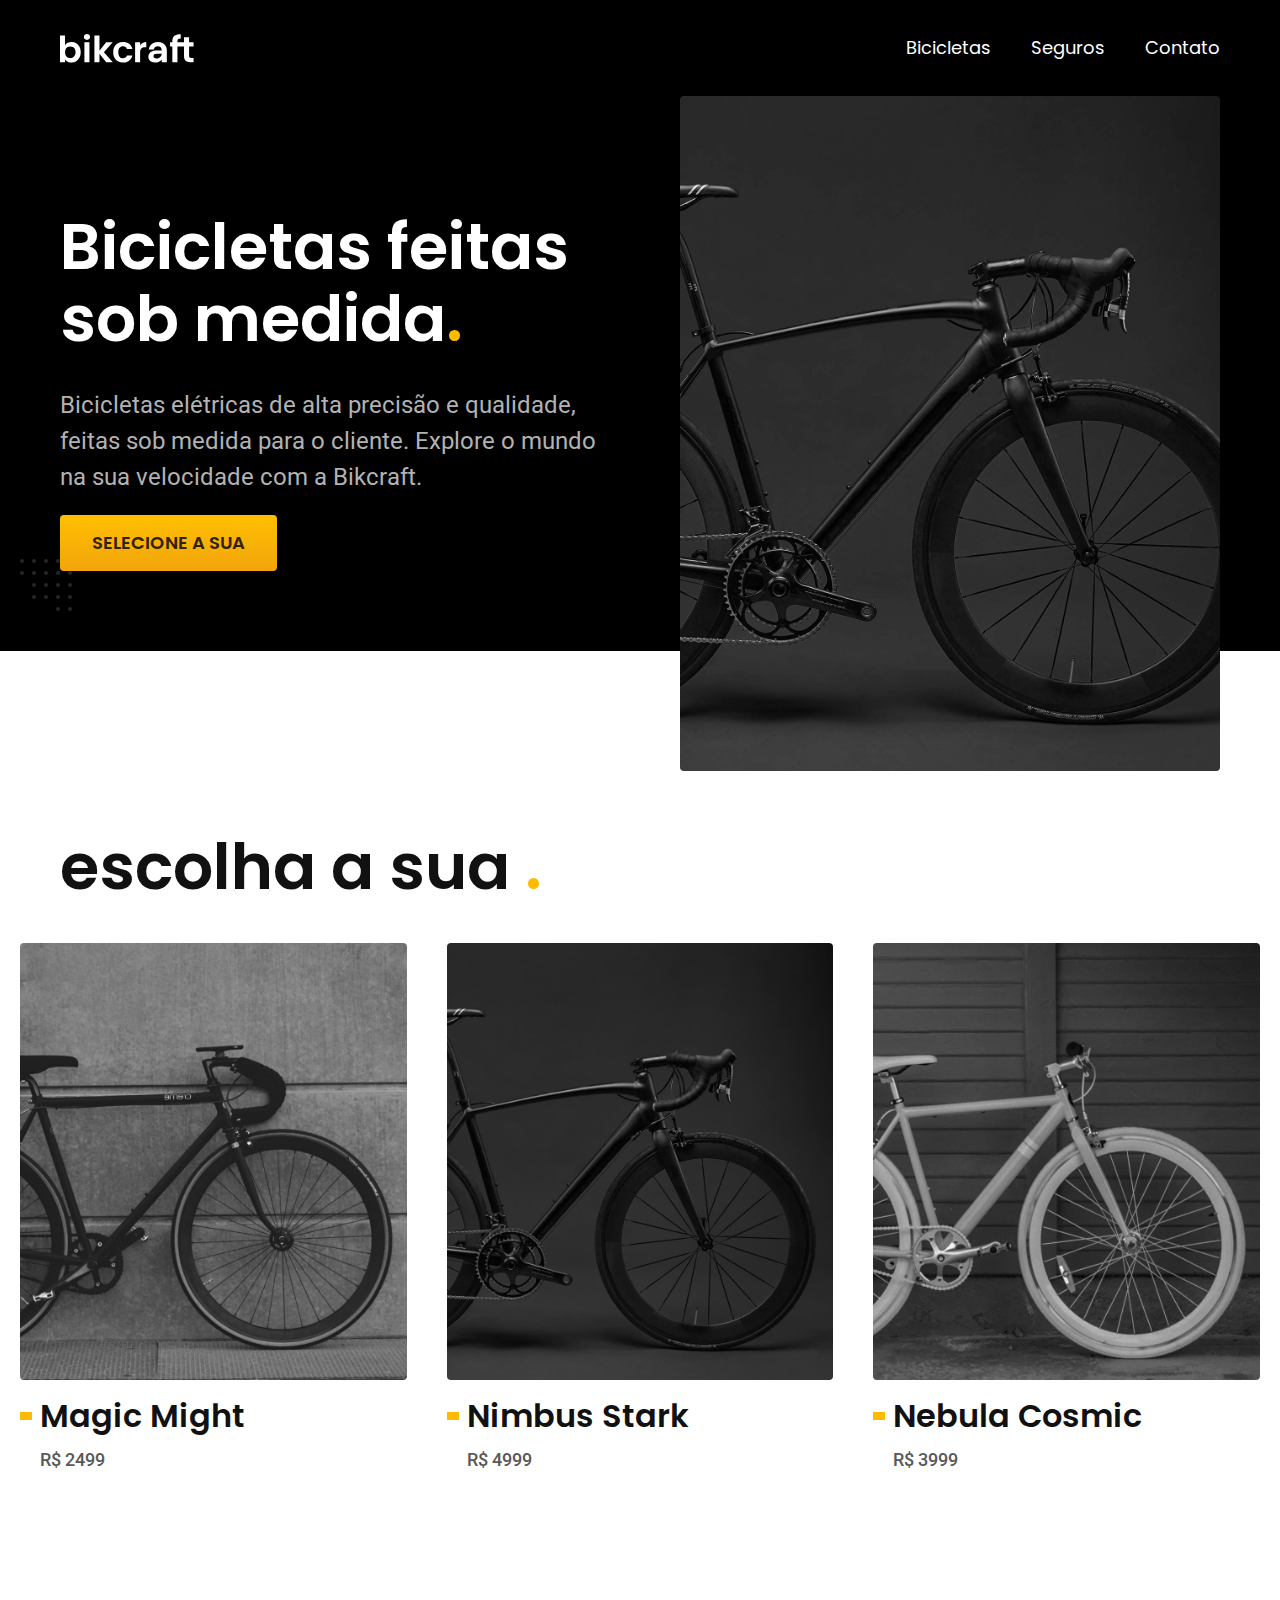
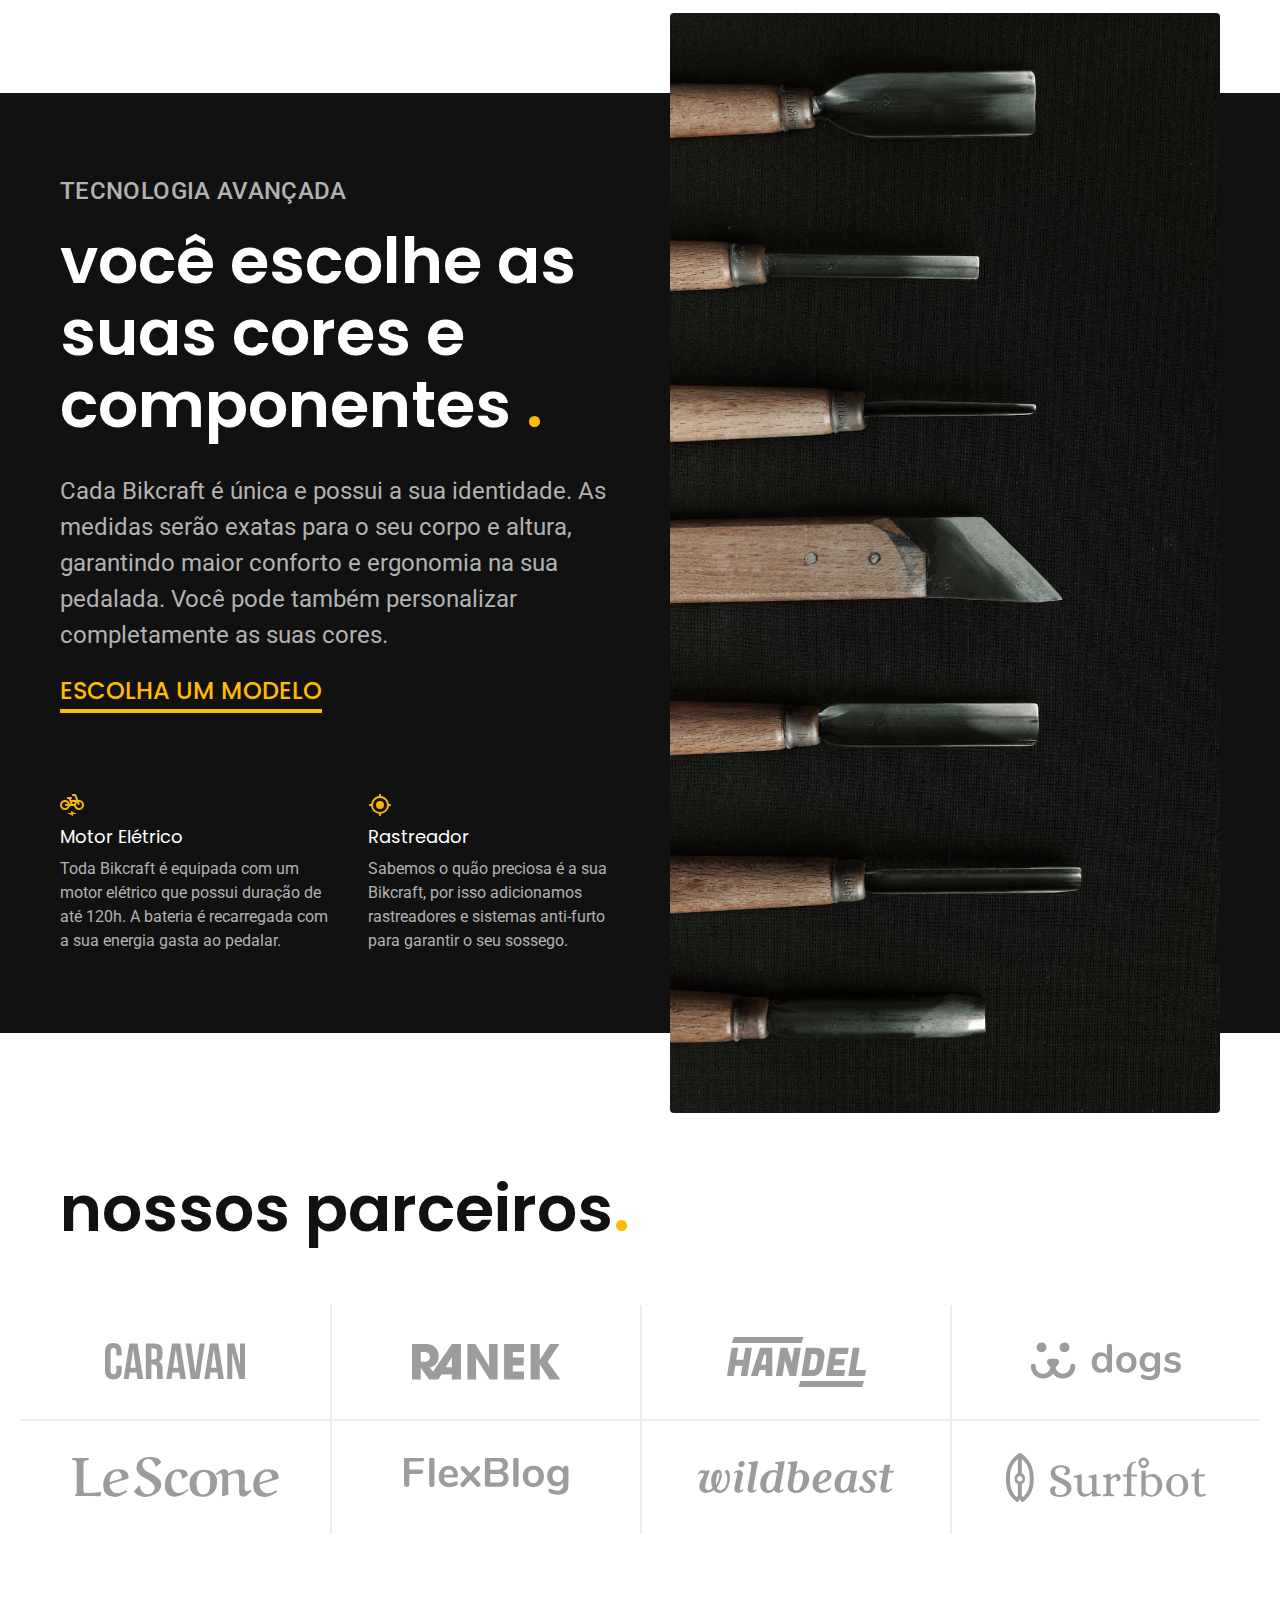
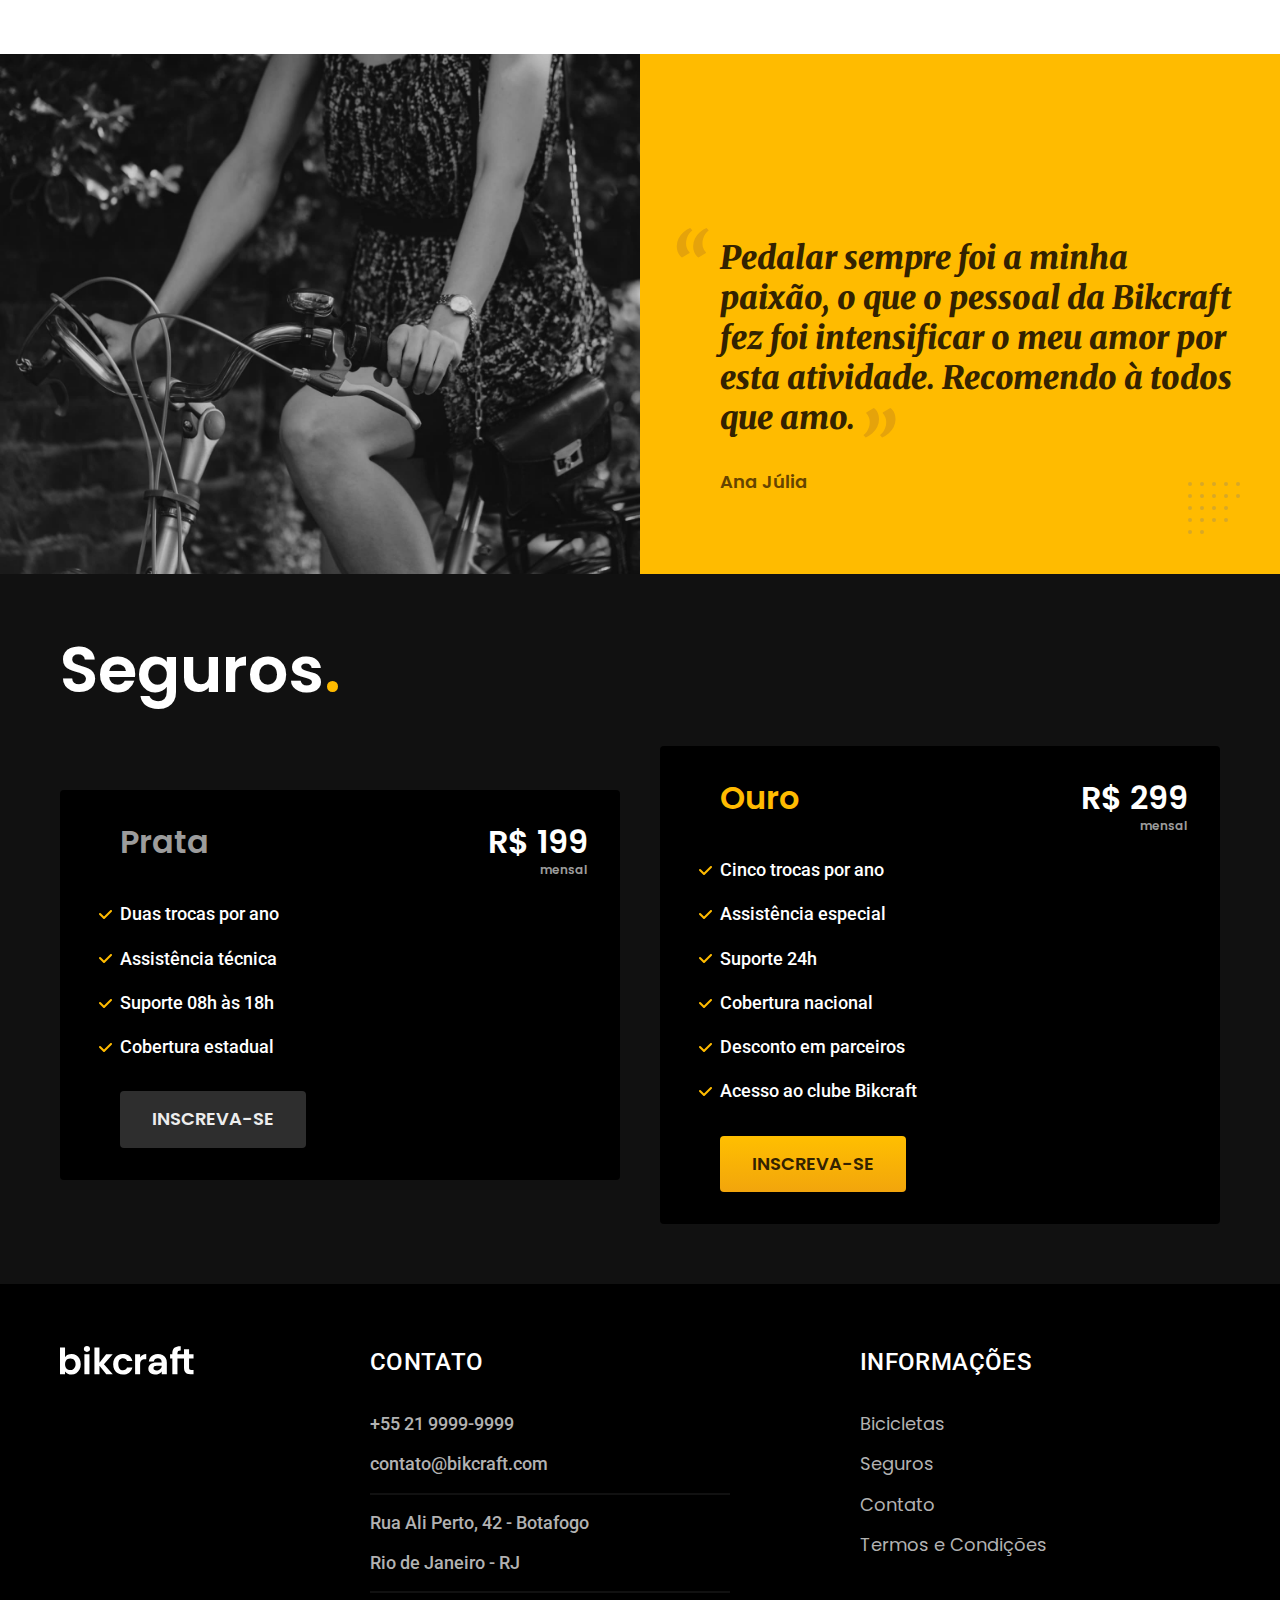
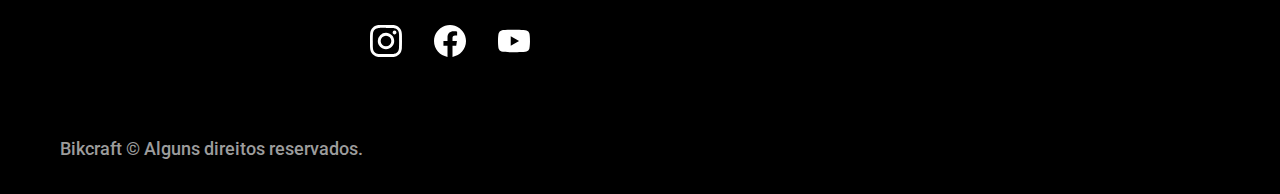
<file: index.html>
<!DOCTYPE html>
<html lang="pt-br">

<head>
  <meta charset="UTF-8">
  <meta name="viewport" content="width=device-width, initial-scale=1.0">

  <title>Bikcraft - Biclicetas Elétricas</title>
  <meta name="description" content="Bicicletas elétricas de alta precisão e qualidade,  feitas sob medida para o cliente. Explore o mundo na sua velocidade com a Bikcraft.">

  <link rel="icon" href="./favicon.svg" type="image/svg+xml">
  <link rel="preload" href="./css/style.min.css" as="style">
  <link rel="stylesheet" href="./css/style.min.css">
  <script>document.documentElement.classList.add("js");</script>

  <link rel="preconnect" href="https://fonts.googleapis.com">
  <link rel="preconnect" href="https://fonts.gstatic.com" crossorigin>
  <link href="https://fonts.googleapis.com/css2?family=Merriweather:ital,wght@1,900&family=Poppins:wght@400;600&family=Roboto:wght@400;500&display=swap" rel="stylesheet">
</head>

<body>
  <!-- CABEÇALHO -->
  <header class="header-bg">
    <div class="header container">
      <a href="./index.html"><img src="./img/bikcraft.svg" width="136" height="32" alt="Bikcraft"></a>

      <nav aria-label="primaria">
        <ul class="header-menu font-1-m cor-0">
          <li><a href="./bicicletas.html">Bicicletas</a></li>
          <li><a href="./seguros.html">Seguros</a></li>
          <li><a href="./contato.html">Contato</a></li>
        </ul>
      </nav>
    </div>
  </header>
  <!-- INTRODUÇÃO -->
  <main class="introducao-bg">
    <div class="introducao container">
      <div class="introducao-conteudo">
        <h1 class="font-1-xxl cor-0 fadeInDown" data-anime="200">Bicicletas feitas sob medida<span class="cor-p1">.</span></h1>
        <p class="font-2-l cor-5 fadeInDown" data-anime="400">Bicicletas elétricas de alta precisão e qualidade, feitas sob medida para o cliente. Explore o mundo na sua velocidade com a Bikcraft.</p>
        <a class="botao fadeInDown" data-anime="600" href="./bicicletas.html">Selecione a Sua</a>
      </div>
      <picture data-anime="800" class="fadeInDown">
        <source media="(max-width: 800px)" srcset="./img/bicicletas/nimbus.jpg">
        <img src="./img/fotos/introducao.jpg" width="1280" height="1600" alt="Bicicleta elétrica preta.">
      </picture>
    </div>
  </main>
  <!-- BICICLETAS LISTA -->
  <article class="bicicletas-lista">
    <h2 class="font-1-xxl container">escolha a sua <span class="cor-p1">.</span></h2>

    <ul>
      <li>
        <a href="./bicicletas/magic.html">
          <img src="./img/bicicletas/magic-home.jpg" width="920" height="1040" alt="">
          <h3 class="font-1-xl ">Magic Might</h3>
          <span class="font-2-m cor-8">R$ 2499</span>
        </a>
      </li>
      <li>
        <a href="./bicicletas/nimbus.html">
          <img src="./img/bicicletas/nimbus-home.jpg" width="920" height="1040" alt="">
          <h3 class="font-1-xl ">Nimbus Stark</h3>
          <span class="font-2-m cor-8">R$ 4999</span>
        </a>
      </li>
      <li>
        <a href="./bicicletas/nebula.html">
          <img src="./img/bicicletas/nebula-home.jpg" width="920" height="1040" alt="">
          <h3 class="font-1-xl">Nebula Cosmic</h3>
          <span class="font-2-m cor-8">R$ 3999</span>
        </a>
      </li>
    </ul>
  </article>
  <!-- TECNOLOGIA -->
  <article class="tecnologia-bg">
    <div class="tecnologia container">
      <div class="tecnologia-conteudo">

        <span class="font-2-l-b cor-5">Tecnologia avançada</span>

        <h2 class="font-1-xxl cor-0">você escolhe as suas cores e componentes <span class="cor-p1">.</span></h2>

        <p class="font-2-l cor-5">Cada Bikcraft é única e possui a sua identidade. As medidas serão exatas para o seu corpo e altura, garantindo maior conforto e ergonomia na sua pedalada. Você pode também personalizar completamente as suas cores.</p>

        <a class="link" href="./bicicletas.html">Escolha um Modelo</a>

        <div class="tecnologia-vantagens">
          <div>
            <img src="./img/icones/eletrica.svg" width="24" height="24" alt="">
            <h3 class="font-1-m cor-0">Motor Elétrico</h3>
            <p class="font-2-s cor-5">Toda Bikcraft é equipada com um motor elétrico que possui duração de até 120h. A bateria é recarregada com a sua energia gasta ao pedalar.</p>
          </div>
          <div>
            <img src="./img/icones/rastreador.svg" width="24" height="24" alt="">
            <h3 class="font-1-m cor-0">Rastreador</h3>
            <p class="font-2-s cor-5">Sabemos o quão preciosa é a sua Bikcraft, por isso adicionamos rastreadores e sistemas anti-furto para garantir o seu sossego.</p>
          </div>
        </div>
      </div>
      <div class="tecnologia-imagem">
        <img src="./img/fotos/tecnologia.jpg" width="1200" height="1920" alt="">
      </div>
    </div>
  </article>
  <!-- PARCEIROS -->
  <section class="parceiros" aria-label="Nossos Parceiros">
    <h2 class="font-1-xxl container">nossos parceiros<span class="cor-p1">.</span></h2>

    <ul>
      <li><img src="./img/parceiros/caravan.svg" width="140" height="38" alt="caravan"></li>
      <li><img src="./img/parceiros/ranek.svg" width="149" height="36" alt="ranek"></li>
      <li><img src="./img/parceiros/handel.svg" width="139" height="50" alt="handel"></li>
      <li><img src="./img/parceiros/dogs.svg" width="152" height="39" alt="dogs"></li>
      <li><img src="./img/parceiros/lescone.svg" width="208" height="41" alt="lescone"></li>
      <li><img src="./img/parceiros/flexblog.svg" width="165" height="38" alt="flexblog"></li>
      <li><img src="./img/parceiros/wildbeast.svg" width="196" height="34" alt="wildbeast"></li>
      <li><img src="./img/parceiros/surfbot.svg" width="200" height="49" alt="surfbot"></li>
    </ul>
  </section>
  <!-- DEPOIMENTO -->
  <section class="depoimento" aria-label="Depoimento">
    <div class="depoimento-imagem">
      <img src="./img/fotos/depoimento.jpg" width="1560" height="1360" alt="pessoa andando em uma bicicleta Bikcraft">
    </div>
    <div class="depoimento-conteudo">
      <blockquote>
        <p class="font-1-xl cor-p5">Pedalar sempre foi a minha paixão, o que o pessoal da Bikcraft fez foi intensificar o meu amor por esta atividade. Recomendo à todos que amo.
        </p>
      </blockquote>
      <span class="font-1-m-b cor-p4">Ana Júlia</span>
    </div>
  </section>
  <!-- SEGUROS -->
  <article class="seguros-bg ">

    <div class="seguros container">
      <h2 class="font-1-xxl cor-0">Seguros<span class="cor-p1">.</span></h2>

      <div class="seguros-item">
        <h3 class="font-1-xl cor-6">Prata</h3>
        <span class="font-1-xl cor-0">R$ 199
          <span class="font-1-xs cor-6">mensal</span>
        </span>
        <ul class="font-2-m cor-0">
          <li>Duas trocas por ano</li>
          <li>Assistência técnica</li>
          <li>Suporte 08h às 18h</li>
          <li>Cobertura estadual</li>
        </ul>
        <a class="botao secundario" href="./orcamento.html">Inscreva-se</a>
      </div>

      <div class="seguros-item">
        <h3 class="font-1-xl cor-p1">Ouro</h3>
        <span class="font-1-xl cor-0">R$ 299 <span class="font-1-xs cor-6">mensal</span></span>

        <ul class="font-2-m cor-0">
          <li>Cinco trocas por ano</li>
          <li>Assistência especial</li>
          <li>Suporte 24h</li>
          <li>Cobertura nacional</li>
          <li>Desconto em parceiros</li>
          <li>Acesso ao clube Bikcraft</li>
        </ul>
        <a class="botao" href="./seguros.html">Inscreva-se</a>
      </div>

    </div>
  </article>
  <!-- RODAPÉ -->
  <footer class="footer-bg">
    <div class="footer container">
      <img src="./img/bikcraft.svg" width="136" height="32" alt="Bikcraft">
      <div class="footer-contato">
        <h3 class="font-2-l-b cor-0">Contato</h3>
        <ul class="font-2-m cor-5">
          <li><a href="tel:+552199999999">+55 21 9999-9999</a></li>
          <li><a href="mailto:contato@bikcraft.com">contato@bikcraft.com</a></li>
          <li>Rua Ali Perto, 42 - Botafogo</li>
          <li>Rio de Janeiro - RJ</li>
        </ul>
        <div class="footer-redes">
          <a href="./"><img src="./img/redes/instagram.svg" width="32" height="32" alt="Instagram"></a>
          <a href="./"><img src="./img/redes/facebook.svg" width="32" height="32" alt="Facebook"></a>
          <a href="./"><img src="./img/redes/youtube.svg" width="32" height="32" alt="Youtube"></a>
        </div>
      </div>
      <div class="footer-informacoes">
        <h3 class="font-2-l-b cor-0">Informações</h3>
        <nav>
          <ul class="font-1-m cor-5">
            <li><a href="./bicicletas.html">Bicicletas</a></li>
            <li><a href="./seguros.html">Seguros</a></li>
            <li><a href="./contato.html">Contato</a></li>
            <li><a href="./termos.html">Termos e Condições</a></li>
          </ul>
        </nav>
      </div>
      <p class="footer-copy font-2-m cor-6">Bikcraft © Alguns direitos reservados.</p>
    </div>
  </footer>
  <script src="./js/plugins/simple-anime.js"></script>
  <script src="./js/script.js"></script>
</body>

</html>
</file>
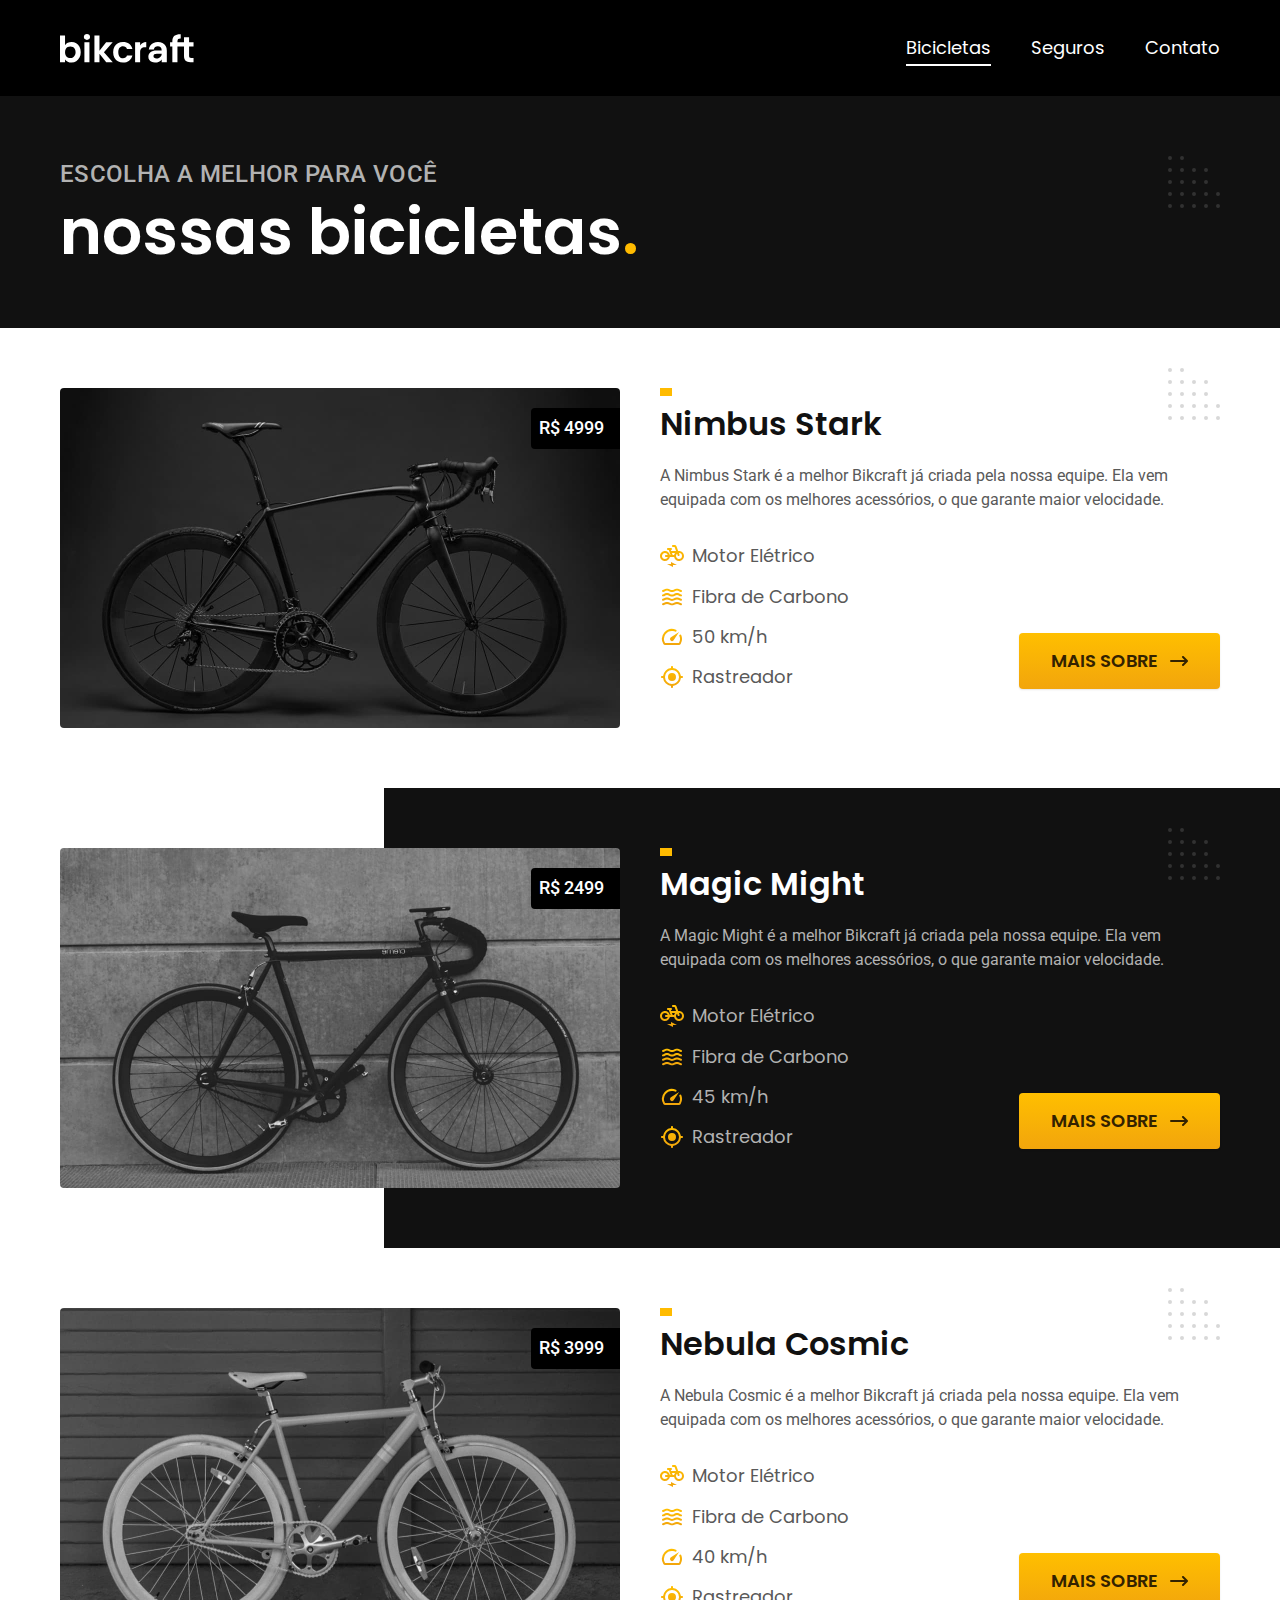
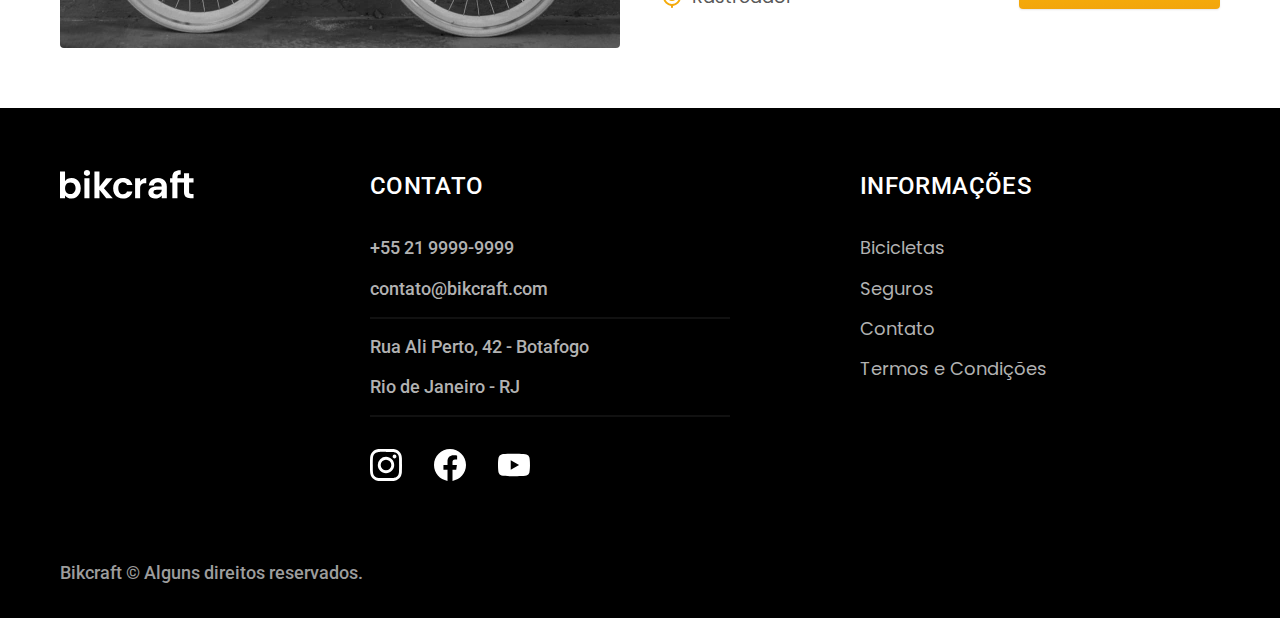
<file: bicicletas.html>
<!DOCTYPE html>
<html lang="pt-br">

<head>
  <meta charset="UTF-8">
  <meta name="viewport" content="width=device-width, initial-scale=1.0">

  <title>Bicicletas | Bikcraft</title>
  <meta name="description" content="Bicicletas.">

  <link rel="icon" href="./favicon.svg" type="image/svg+xml">
  <link rel="preload" href="./css/style.min.css" as="style">
  <link rel="stylesheet" href="./css/style.min.css">
  <script>document.documentElement.classList.add("js");</script>

  <link rel="preconnect" href="https://fonts.googleapis.com">
  <link rel="preconnect" href="https://fonts.gstatic.com" crossorigin>
  <link href="https://fonts.googleapis.com/css2?family=Merriweather:ital,wght@1,900&family=Poppins:wght@400;600&family=Roboto:wght@400;500&display=swap" rel="stylesheet">
</head>

<body id="bicicletas">
  <!-- CABEÇALHO -->
  <header class="header-bg">
    <div class="header container">
      <a href="./index.html"><img src="./img/bikcraft.svg" width="136" height="32" alt="Bikcraft"></a>

      <nav aria-label="primaria">
        <ul class="header-menu font-1-m cor-0">
          <li><a href="./bicicletas.html">Bicicletas</a></li>
          <li><a href="./seguros.html">Seguros</a></li>
          <li><a href="./contato.html">Contato</a></li>
        </ul>
      </nav>
    </div>
  </header>

  <!-- BICICLETAS -->
  <main>
    <div class="titulo-bg">
      <div class="titulo container">
        <p class="font-2-l-b cor-5">Escolha a melhor para você</p>
        <h1 class="font-1-xxl cor-0">nossas bicicletas<span class="cor-p1">.</span></h1>
      </div>
    </div>

    <!-- Bicicleta Nimbus -->
    <div class="bicicletas container">
      <div class="bicicletas-imagem">
        <img src="./img/bicicletas/nimbus.jpg" width="1120" height="680" alt="Bicicleta preta">
        <span class="font-2-m cor-0">R$ 4999</span>
      </div>
      <div class="bicicletas-conteudo">
        <h2 class="font-1-xl">Nimbus Stark</h2>
        <p class="font-2-s cor-8">A Nimbus Stark é a melhor Bikcraft já criada pela nossa equipe. Ela vem equipada com os melhores acessórios, o que garante maior velocidade.</p>
        <ul class="font-1-m cor-8">
          <li><img src="./img/icones/eletrica.svg" width="32" height="32" alt="">Motor Elétrico</li>
          <li><img src="./img/icones/carbono.svg" width="32" height="32" alt="">Fibra de Carbono</li>
          <li><img src="./img/icones/velocidade.svg" width="32" height="32" alt="">50 km/h</li>
          <li><img src="./img/icones/rastreador.svg" width="32" height="32" alt="">Rastreador</li>
        </ul>
        <a class="botao seta" href="./bicicletas/nimbus.html">Mais sobre</a>
      </div>
    </div>

    <!-- Bicicleta Magic -->
    <div class="bicicletas-bg">
      <div class="bicicletas container">
        <div class="bicicletas-imagem">
          <img src="./img/bicicletas/magic.jpg" width="1120" height="680" alt="Bicicleta preta">
          <span class="font-2-m cor-0">R$ 2499</span>
        </div>
        <div class="bicicletas-conteudo">
          <h2 class="font-1-xl cor-0">Magic Might</h2>
          <p class="font-2-s cor-5">A Magic Might é a melhor Bikcraft já criada pela nossa equipe. Ela vem equipada com os melhores acessórios, o que garante maior velocidade.</p>
          <ul class="font-1-m cor-5">
            <li><img src="./img/icones/eletrica.svg" width="32" height="32" alt="">Motor Elétrico</li>
            <li><img src="./img/icones/carbono.svg" width="32" height="32" alt="">Fibra de Carbono</li>
            <li><img src="./img/icones/velocidade.svg" width="32" height="32" alt="">45 km/h</li>
            <li><img src="./img/icones/rastreador.svg" width="32" height="32" alt="">Rastreador</li>
          </ul>
          <a class="botao seta" href="./bicicletas/magic.html">Mais sobre</a>
        </div>
      </div>
    </div>

    <!-- Bicicleta Nebula -->
    <div class="bicicletas container">
      <div class="bicicletas-imagem">
        <img src="./img/bicicletas/nebula.jpg" width="1120" height="680" alt="Bicicleta preta">
        <span class="font-2-m cor-0">R$ 3999</span>
      </div>
      <div class="bicicletas-conteudo">
        <h2 class="font-1-xl">Nebula Cosmic</h2>
        <p class="font-2-s cor-8">A Nebula Cosmic é a melhor Bikcraft já criada pela nossa equipe. Ela vem equipada com os melhores acessórios, o que garante maior velocidade.</p>
        <ul class="font-1-m cor-8">
          <li><img src="./img/icones/eletrica.svg" width="32" height="32" alt="">Motor Elétrico</li>
          <li><img src="./img/icones/carbono.svg" width="32" height="32" alt="">Fibra de Carbono</li>
          <li><img src="./img/icones/velocidade.svg" width="32" height="32" alt="">40 km/h</li>
          <li><img src="./img/icones/rastreador.svg" width="32" height="32" alt="">Rastreador</li>
        </ul>
        <a class="botao seta" href="./bicicletas/nebula.html">Mais sobre</a>
      </div>
    </div>
  </main>

  <!-- RODAPÉ -->
  <footer class="footer-bg">
    <div class="footer container">
      <img src="./img/bikcraft.svg" width="136" height="32" alt="Bikcraft">
      <div class="footer-contato">
        <h3 class="font-2-l-b cor-0">Contato</h3>
        <ul class="font-2-m cor-5">
          <li><a href="tel:+552199999999">+55 21 9999-9999</a></li>
          <li><a href="mailto:contato@bikcraft.com">contato@bikcraft.com</a></li>
          <li>Rua Ali Perto, 42 - Botafogo</li>
          <li>Rio de Janeiro - RJ</li>
        </ul>
        <div class="footer-redes">
          <a href="./"><img src="./img/redes/instagram.svg" width="32" height="32" alt="Instagram"></a>
          <a href="./"><img src="./img/redes/facebook.svg" width="32" height="32" alt="Facebook"></a>
          <a href="./"><img src="./img/redes/youtube.svg" width="32" height="32" alt="Youtube"></a>
        </div>
      </div>
      <div class="footer-informacoes">
        <h3 class="font-2-l-b cor-0">Informações</h3>
        <nav>
          <ul class="font-1-m cor-5">
            <li><a href="./bicicletas.html">Bicicletas</a></li>
            <li><a href="./seguros.html">Seguros</a></li>
            <li><a href="./contato.html">Contato</a></li>
            <li><a href="./termos.html">Termos e Condições</a></li>
          </ul>
        </nav>
      </div>
      <p class="footer-copy font-2-m cor-6">Bikcraft © Alguns direitos reservados.</p>
    </div>
  </footer>
  <script src="./js/script.js"></script>
</body>

</html>
</file>
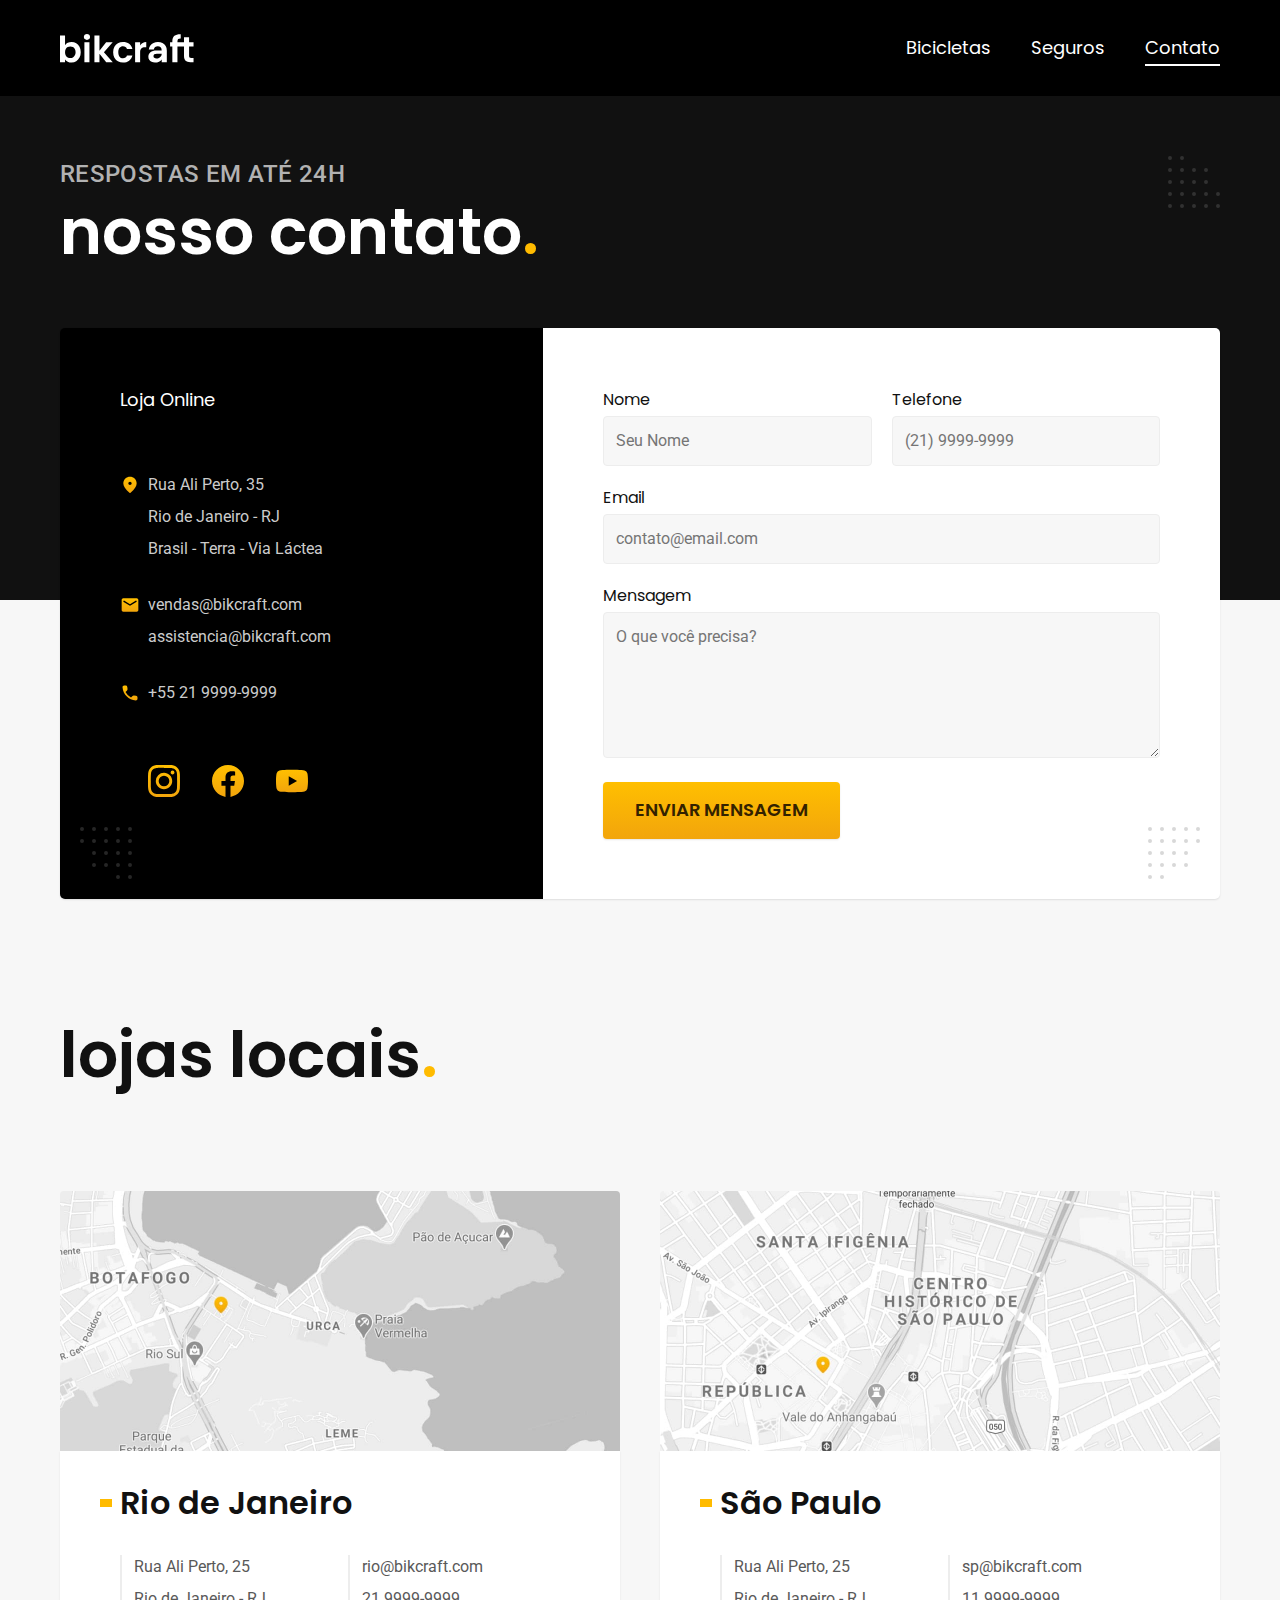
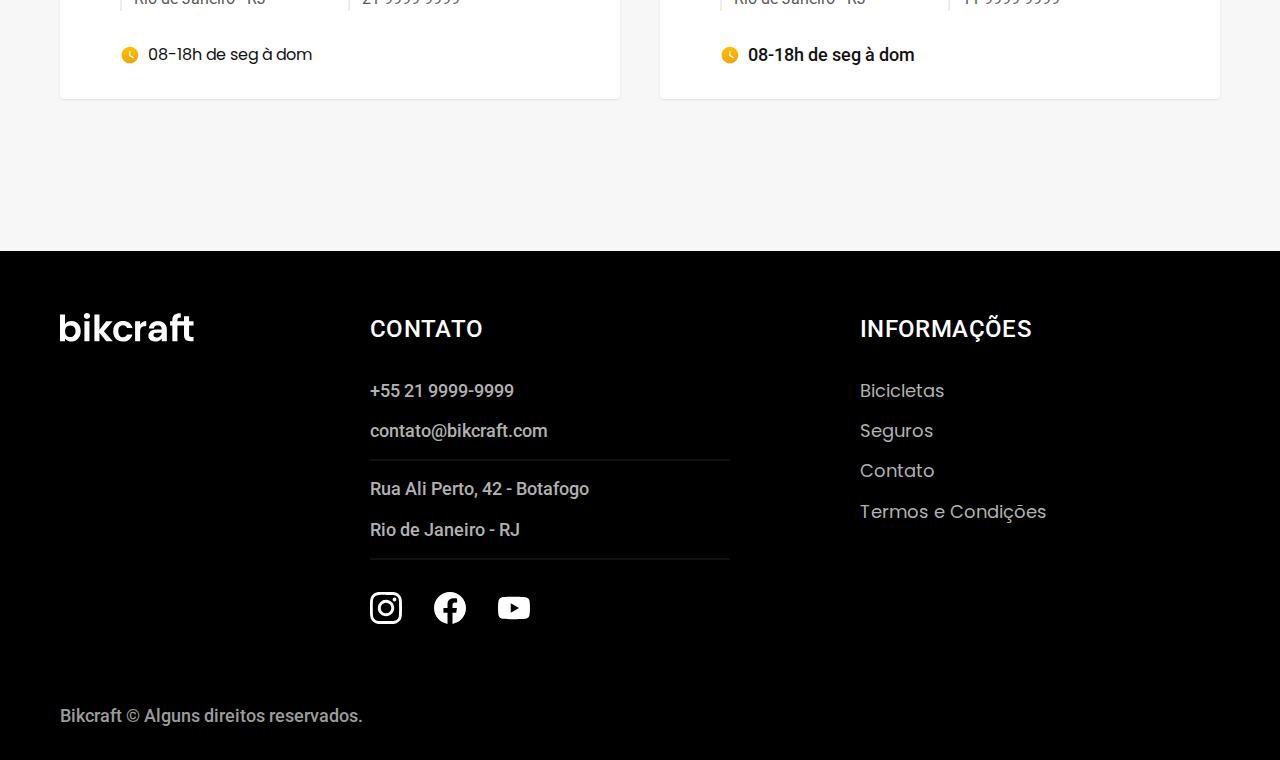
<file: contato.html>
<!DOCTYPE html>
<html lang="pt-br">

<head>
  <meta charset="UTF-8">
  <meta name="viewport" content="width=device-width, initial-scale=1.0">

  <title>Contato | Bikcraft</title>
  <meta name="description" content="Contato.">

  <link rel="icon" href="./favicon.svg" type="image/svg+xml">
  <link rel="preload" href="./css/style.min.css" as="style">
  <link rel="stylesheet" href="./css/style.min.css">
  <script>document.documentElement.classList.add("js");</script>

  <link rel="preconnect" href="https://fonts.googleapis.com">
  <link rel="preconnect" href="https://fonts.gstatic.com" crossorigin>
  <link href="https://fonts.googleapis.com/css2?family=Merriweather:ital,wght@1,900&family=Poppins:wght@400;600&family=Roboto:wght@400;500&display=swap" rel="stylesheet">
</head>

<body id="contato">
  <!-- CABEÇALHO -->
  <header class="header-bg">
    <div class="header container">
      <a href="./index.html"><img src="./img/bikcraft.svg" width="136" height="32" alt="Bikcraft"></a>

      <nav aria-label="primaria">
        <ul class="header-menu font-1-m cor-0">
          <li><a href="./bicicletas.html">Bicicletas</a></li>
          <li><a href="./seguros.html">Seguros</a></li>
          <li><a href="./contato.html">Contato</a></li>
        </ul>
      </nav>
    </div>
  </header>

  <!-- CONTATO -->
  <main>
    <div class="titulo-bg">
      <div class="titulo container">
        <p class="font-2-l-b cor-5">respostas em até 24h</p>
        <h1 class="font-1-xxl cor-0">nosso contato<span class="cor-p1">.</span></h1>
      </div>
    </div>

    <div class="contato container">
      <section class="contato-dados" aria-label="Endereço">
        <h2 class="font-1-m cor-0">Loja Online</h2>
        <div class="contato-endereco font-2-s cor-4">
          <p>Rua Ali Perto, 35</p>
          <p>Rio de Janeiro - RJ</p>
          <p>Brasil - Terra - Via Láctea</p>
        </div>

        <address class="contato-meios font-2-s cor-4">
          <a href="mailto:vendas@bikcraft.com">vendas@bikcraft.com</a>
          <a href="mailto:assistencia@bikcraft.com">assistencia@bikcraft.com</a>
          <a href="tel:+552199999999">+55 21 9999-9999</a>
        </address>

        <div class="contato-redes">
          <a href="./"><img src="./img/redes/instagram-p.svg" width="32" height="32" alt="Instagram"></a>
          <a href="./"><img src="./img/redes/facebook-p.svg" width="32" height="32" alt="Facebook"></a>
          <a href="./"><img src="./img/redes/youtube-p.svg" width="32" height="32" alt="Youtube"></a>
        </div>
      </section>
      <section class="contato-formulario" aria-label="Formulário">
        <form class="form" action="./contato.html">
          <div>
            <label for="nome">Nome</label>
            <input type="text" id="nome" name="nome" placeholder="Seu Nome">
          </div>
          <div>
            <label for="telefone">Telefone</label>
            <input type="text" id="telefone" name="telefone" placeholder="(21) 9999-9999">
          </div>
          <div class="col-2">
            <label for="email">Email</label>
            <input type="email" id="email" name="email" placeholder="contato@email.com">
          </div>
          <div class="col-2">
            <label for="mensagem">Mensagem</label>
            <textarea rows="5" name="mensagem" id="mensagem" placeholder="O que você precisa?"></textarea>
          </div>
          <button class="col-2 botao">Enviar Mensagem</button>
        </form>
      </section>
    </div>
  </main>

  <!-- LOJAS -->
  <article class="lojas container">
    <h2 class="font-1-xxl">lojas locais<span class="cor-p1">.</span></h2>

    <div class="lojas-item">
      <img src="./img/lojas/rj.jpg" width="1120" height="520" alt="mapa marcando o endereço em Rua Ali Perto, 25 - Rio de Janeiro - RJ">
      <div class="lojas-conteudo">
        <h3 class="font-1-xl">Rio de Janeiro</h3>
        <div class="font-2-s cor-8 lojas-dados">
          <p>Rua Ali Perto, 25</p>
          <p>Rio de Janeiro - RJ</p>
        </div>
        <div class="font-2-s cor-8 lojas-dados">
          <a href="mailto:rio@bikcraft.com">rio@bikcraft.com</a>
          <a href="tel:+552199999999">21 9999-9999</a>
        </div>
        <p class="font-1-s lojas-tempo"><img src="./img/icones/horario.svg" width="20" height="20" alt=""> 08-18h de seg à dom</p>
      </div>
    </div>

    <div class="lojas-item">
      <img src="./img/lojas/sp.jpg" width="1120" height="520" alt="mapa marcando o endereço em Rua Ali Perto, 25 - São Paulo - SP">
      <div class="lojas-conteudo">
        <h3 class="font-1-xl">São Paulo</h3>
        <div class="font-2-s cor-8 lojas-dados">
          <p>Rua Ali Perto, 25</p>
          <p>Rio de Janeiro - RJ</p>
        </div>
        <div class="font-2-s cor-8 lojas-dados">
          <a href="mailto:sp@bikcraft.com">sp@bikcraft.com</a>
          <a href="tel:+551199999999">11 9999-9999</a>
        </div>
        <p class="font-2-m lojas-tempo"><img src="./img/icones/horario.svg" width="20" height="20" alt=""> 08-18h de seg à dom</p>
      </div>
    </div>
  </article>

  <!-- RODAPÉ -->
  <footer class="footer-bg">
    <div class="footer container">
      <img src="./img/bikcraft.svg" width="136" height="32" alt="Bikcraft">
      <div class="footer-contato">
        <h3 class="font-2-l-b cor-0">Contato</h3>
        <ul class="font-2-m cor-5">
          <li><a href="tel:+552199999999">+55 21 9999-9999</a></li>
          <li><a href="mailto:contato@bikcraft.com">contato@bikcraft.com</a></li>
          <li>Rua Ali Perto, 42 - Botafogo</li>
          <li>Rio de Janeiro - RJ</li>
        </ul>
        <div class="footer-redes">
          <a href="./"><img src="./img/redes/instagram.svg" width="32" height="32" alt="Instagram"></a>
          <a href="./"><img src="./img/redes/facebook.svg" width="32" height="32" alt="Facebook"></a>
          <a href="./"><img src="./img/redes/youtube.svg" width="32" height="32" alt="Youtube"></a>
        </div>
      </div>
      <div class="footer-informacoes">
        <h3 class="font-2-l-b cor-0">Informações</h3>
        <nav>
          <ul class="font-1-m cor-5">
            <li><a href="./bicicletas.html">Bicicletas</a></li>
            <li><a href="./seguros.html">Seguros</a></li>
            <li><a href="./contato.html">Contato</a></li>
            <li><a href="./termos.html">Termos e Condições</a></li>
          </ul>
        </nav>
      </div>
      <p class="footer-copy font-2-m cor-6">Bikcraft © Alguns direitos reservados.</p>
    </div>
  </footer>
  <script src="./js/script.js"></script>
</body>

</html>
</file>
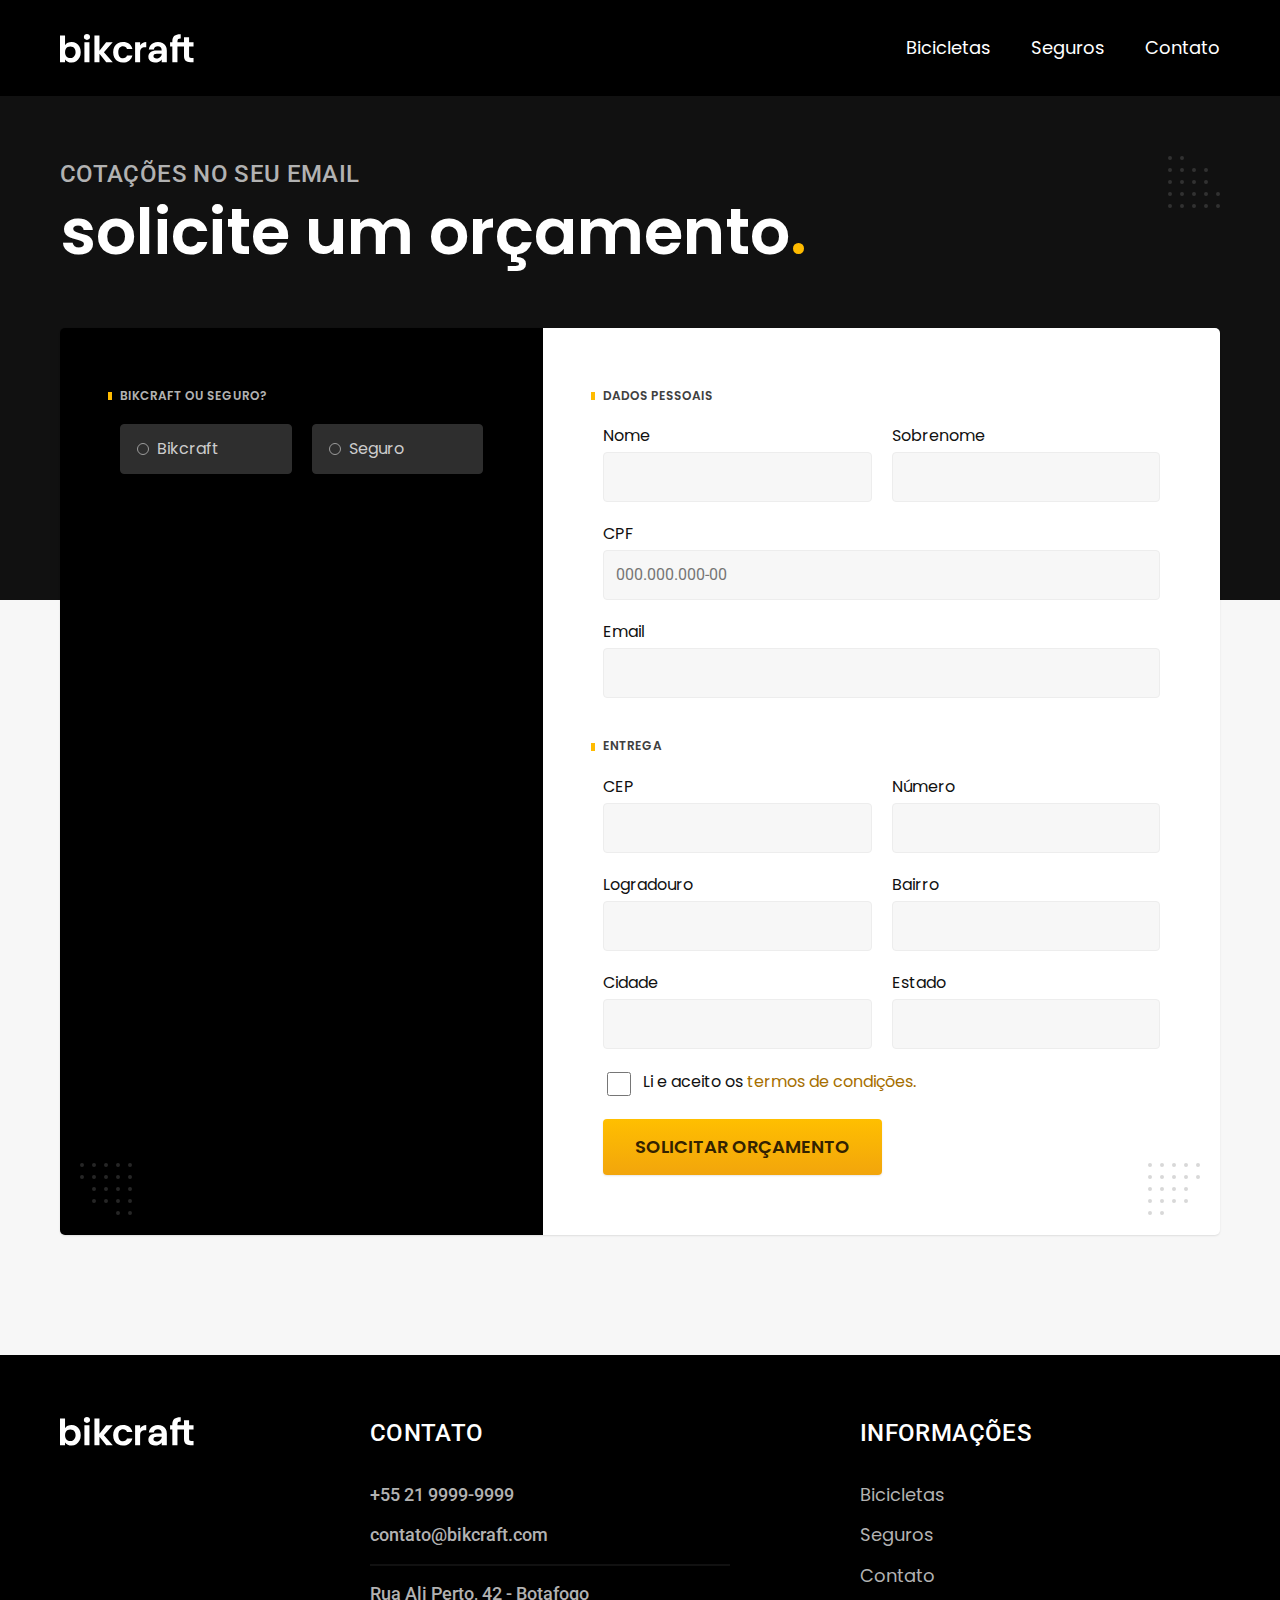
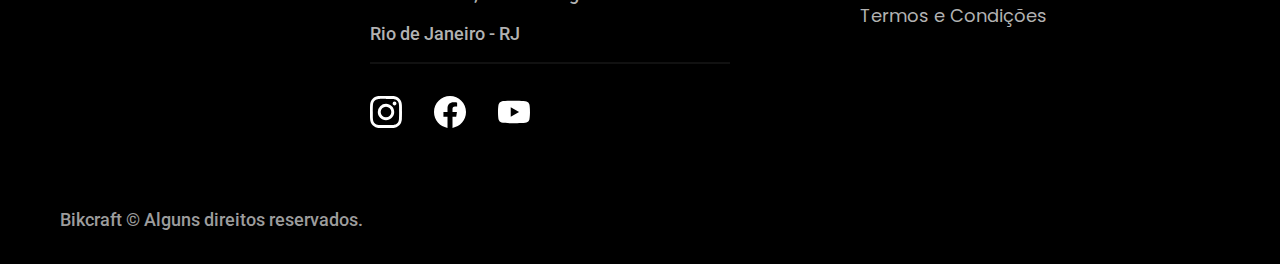
<file: orcamento.html>
<!DOCTYPE html>
<html lang="pt-br">

<head>
  <meta charset="UTF-8">
  <meta name="viewport" content="width=device-width, initial-scale=1.0">

  <title>Orçamento | Bikcraft</title>
  <meta name="description" content="Orçamento.">

  <link rel="icon" href="./favicon.svg" type="image/svg+xml">
  <link rel="preload" href="./css/style.min.css" as="style">
  <link rel="stylesheet" href="./css/style.min.css">
  <script>document.documentElement.classList.add("js");</script>

  <link rel="preconnect" href="https://fonts.googleapis.com">
  <link rel="preconnect" href="https://fonts.gstatic.com" crossorigin>
  <link href="https://fonts.googleapis.com/css2?family=Merriweather:ital,wght@1,900&family=Poppins:wght@400;600&family=Roboto:wght@400;500&display=swap" rel="stylesheet">
</head>

<body id="orcamento">
  <!-- CABEÇALHO -->
  <header class="header-bg">
    <div class="header container">
      <a href="./index.html"><img src="./img/bikcraft.svg" width="136" height="32" alt="Bikcraft"></a>

      <nav aria-label="primaria">
        <ul class="header-menu font-1-m cor-0">
          <li><a href="./bicicletas.html">Bicicletas</a></li>
          <li><a href="./seguros.html">Seguros</a></li>
          <li><a href="./contato.html">Contato</a></li>
        </ul>
      </nav>
    </div>
  </header>

  <!-- ORCAMENTO -->
  <main>
    <div class="titulo-bg">
      <div class="titulo container">
        <p class="font-2-l-b cor-5">cotações no seu email</p>
        <h1 class="font-1-xxl cor-0">solicite um orçamento<span class="cor-p1">.</span></h1>
      </div>
    </div>

    <form class="orcamento container" action="./">
      <div class="orcamento-produto">
        <h2 class="font-1-xs cor-5">bikcraft ou seguro?</h2>

        <input type="radio" name="tipo" value="bikcraft" id="bikcraft">
        <label for="bikcraft">Bikcraft</label>

        <input type="radio" name="tipo" value="seguro" id="seguro">
        <label for="seguro">Seguro</label>

        <div class="orcamento-conteudo" id="orcamento-bikcraft">
          <h2 class="font-1-xs cor-5">Escolha a sua</h2>

          <input type="radio" name="produto" value="nimbus" id="nimbus">
          <label for="nimbus">Nimbus Stark <span>R$ 4999</span></label>
          <div class="orcamento-detalhes">
            <ul class="font-1-xs cor-8">
              <li><img src="./img/icones/eletrica.svg" width="32" height="32" alt="">Motor Elétrico</li>
              <li><img src="./img/icones/carbono.svg" width="32" height="32" alt="">Fibra de Carbono</li>
              <li><img src="./img/icones/velocidade.svg" width="32" height="32" alt="">50 km/h</li>
              <li><img src="./img/icones/rastreador.svg" width="32" height="32" alt="">Rastreador</li>
            </ul>
            <img src="./img/bicicletas/nimbus.jpg" width="1120" height="680" alt="">
          </div>

          <input type="radio" name="produto" value="magic" id="magic">
          <label for="magic">Magic Might <span>R$ 2499</span></label>
          <div class="orcamento-detalhes">
            <ul class="font-1-xs cor-8">
              <li><img src="./img/icones/eletrica.svg" width="32" height="32" alt="">Motor Elétrico</li>
              <li><img src="./img/icones/carbono.svg" width="32" height="32" alt="">Fibra de Carbono</li>
              <li><img src="./img/icones/velocidade.svg" width="32" height="32" alt="">40 km/h</li>
              <li><img src="./img/icones/rastreador.svg" width="32" height="32" alt="">Rastreador</li>
            </ul>
            <img src="./img/bicicletas/magic.jpg" width="1120" height="680" alt="">
          </div>

          <input type="radio" name="produto" value="nebula" id="nebula">
          <label for="nebula">Nebula Cosmic <span>R$ 3999</span></label>
          <div class="orcamento-detalhes">
            <ul class="font-1-xs cor-8">
              <li><img src="./img/icones/eletrica.svg" width="32" height="32" alt="">Motor Elétrico</li>
              <li><img src="./img/icones/carbono.svg" width="32" height="32" alt="">Fibra de Carbono</li>
              <li><img src="./img/icones/velocidade.svg" width="32" height="32" alt="">45 km/h</li>
              <li><img src="./img/icones/rastreador.svg" width="32" height="32" alt="">Rastreador</li>
            </ul>
            <img src="./img/bicicletas/nebula.jpg" width="1120" height="680" alt="">
          </div>

        </div>

        <div class="orcamento-conteudo" id="orcamento-seguro">
          <h2 class="font-1-xs cor-5">Escolha o plano</h2>

          <input type="radio" name="produto" value="prata" id="prata">
          <label for="prata">Prata <span>R$ 199</span></label>

          <input type="radio" name="produto" value="ouro" id="ouro">
          <label for="ouro">Ouro <span>R$ 299</span></label>
        </div>
      </div>

      <div class="orcamento-dados form">
        <h2 class="font-1-xs cor-9 col-2">Dados Pessoais</h2>
        <div>
          <label for="nome">Nome</label>
          <input type="text" id="nome" name="nome">
        </div>
        <div>
          <label for="sobrenome">Sobrenome</label>
          <input type="text" id="sobrenome" name="sobrenome">
        </div>
        <div class="col-2">
          <label for="cpf">CPF</label>
          <input type="text" id="cpf" name="cpf" placeholder="000.000.000-00">
        </div>
        <div class="col-2">
          <label for="email">Email</label>
          <input type="email" id="email" name="email">
        </div>

        <h2 class="font-1-xs cor-9 col-2">Entrega</h2>
        <div>
          <label for="cep">CEP</label>
          <input type="text" id="cep" name="cep">
        </div>
        <div>
          <label for="numero">Número</label>
          <input type="text" id="numero" name="numero">
        </div>
        <div>
          <label for="logradouro">Logradouro</label>
          <input type="text" id="logradouro" name="logradouro">
        </div>
        <div>
          <label for="bairro">Bairro</label>
          <input type="text" id="bairro" name="bairro">
        </div>
        <div>
          <label for="cidade">Cidade</label>
          <input type="text" id="cidade" name="cidade">
        </div>
        <div>
          <label for="estado">Estado</label>
          <input type="text" id="estado" name="estado">
        </div>
        <div class="checkbox">
          <input type="checkbox" id="termos" name="termos" value="aceito">
          <label for="termos">Li e aceito os <a class="cor-p3" href="./termos.html">termos de condições.</a></label>
        </div>
        <button class="botao col-2">Solicitar Orçamento</button>
      </div>

    </form>

  </main>

  <!-- RODAPÉ -->
  <footer class="footer-bg">
    <div class="footer container">
      <img src="./img/bikcraft.svg" width="136" height="32" alt="Bikcraft">
      <div class="footer-contato">
        <h3 class="font-2-l-b cor-0">Contato</h3>
        <ul class="font-2-m cor-5">
          <li><a href="tel:+552199999999">+55 21 9999-9999</a></li>
          <li><a href="mailto:contato@bikcraft.com">contato@bikcraft.com</a></li>
          <li>Rua Ali Perto, 42 - Botafogo</li>
          <li>Rio de Janeiro - RJ</li>
        </ul>
        <div class="footer-redes">
          <a href="./"><img src="./img/redes/instagram.svg" width="32" height="32" alt="Instagram"></a>
          <a href="./"><img src="./img/redes/facebook.svg" width="32" height="32" alt="Facebook"></a>
          <a href="./"><img src="./img/redes/youtube.svg" width="32" height="32" alt="Youtube"></a>
        </div>
      </div>
      <div class="footer-informacoes">
        <h3 class="font-2-l-b cor-0">Informações</h3>
        <nav>
          <ul class="font-1-m cor-5">
            <li><a href="./bicicletas.html">Bicicletas</a></li>
            <li><a href="./seguros.html">Seguros</a></li>
            <li><a href="./contato.html">Contato</a></li>
            <li><a href="./termos.html">Termos e Condições</a></li>
          </ul>
        </nav>
      </div>
      <p class="footer-copy font-2-m cor-6">Bikcraft © Alguns direitos reservados.</p>
    </div>
  </footer>
  <script src="./js/script.js"></script>
</body>

</html>
</file>
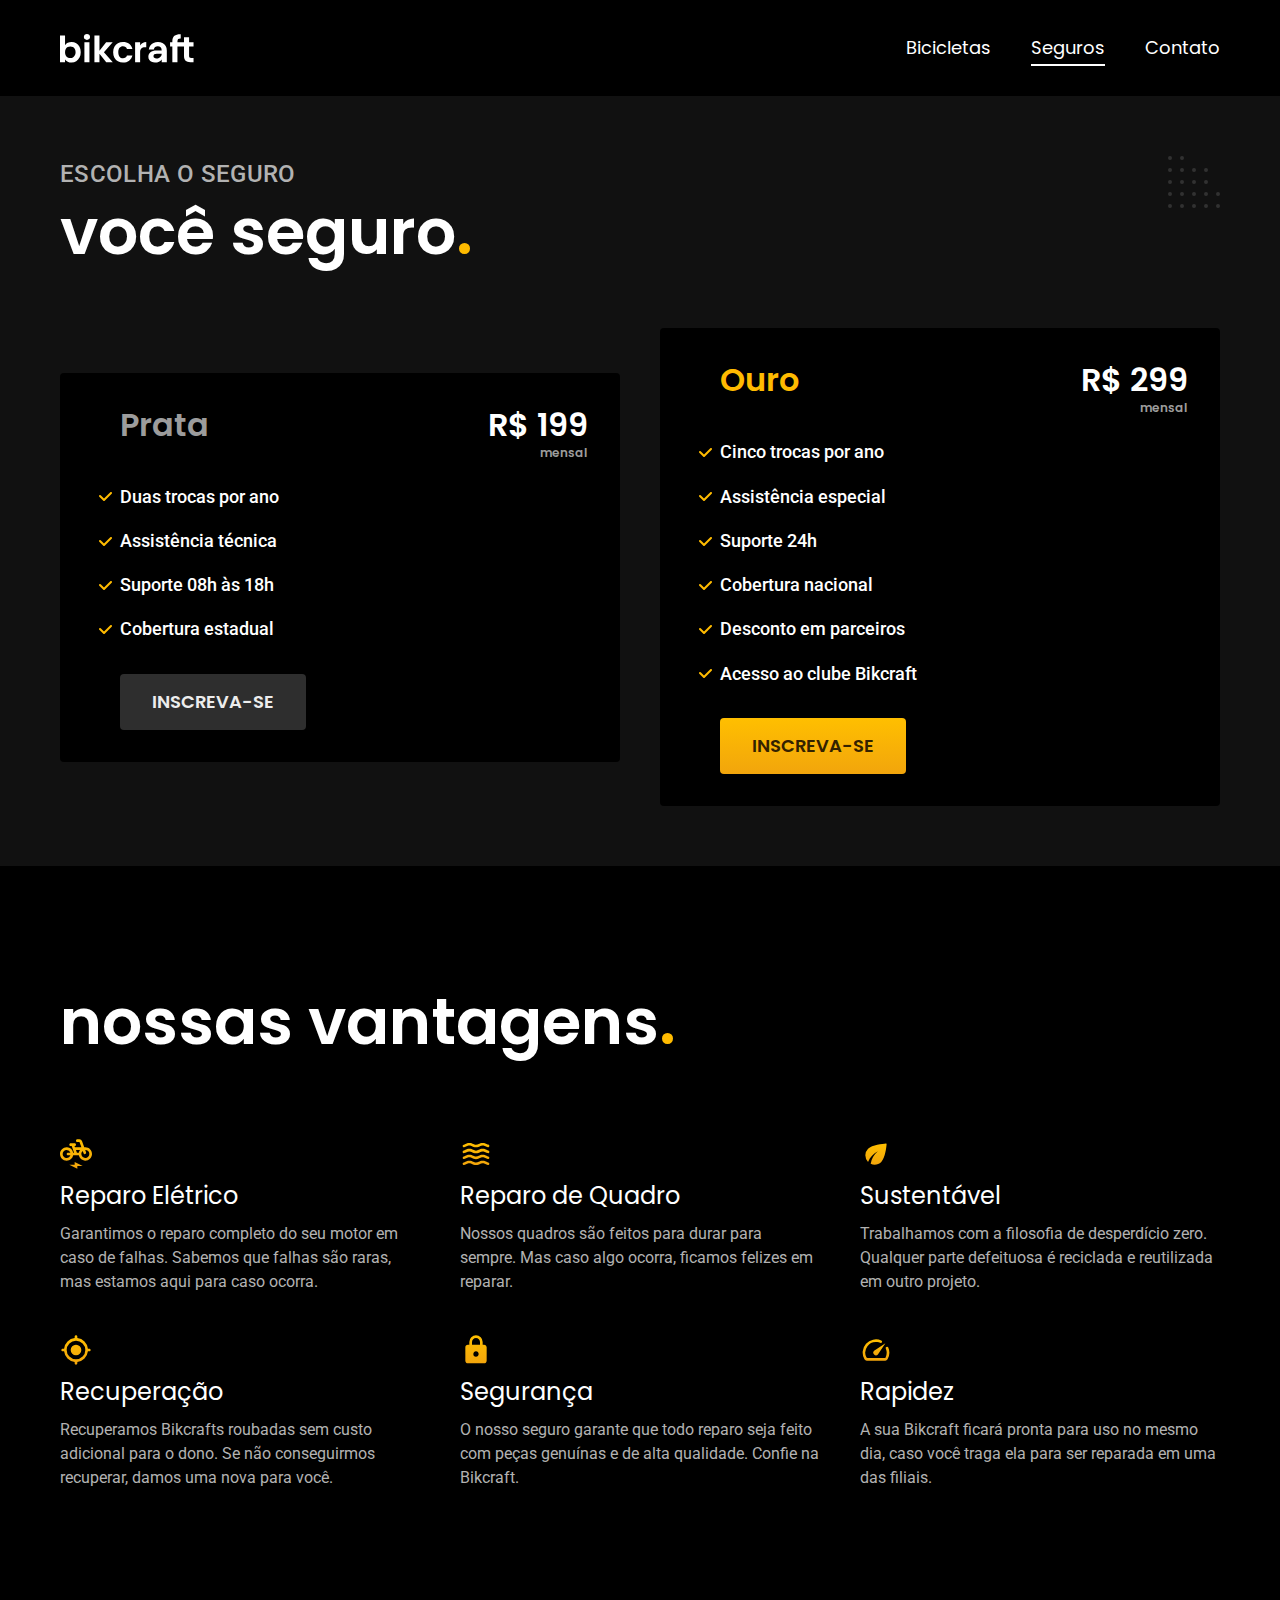
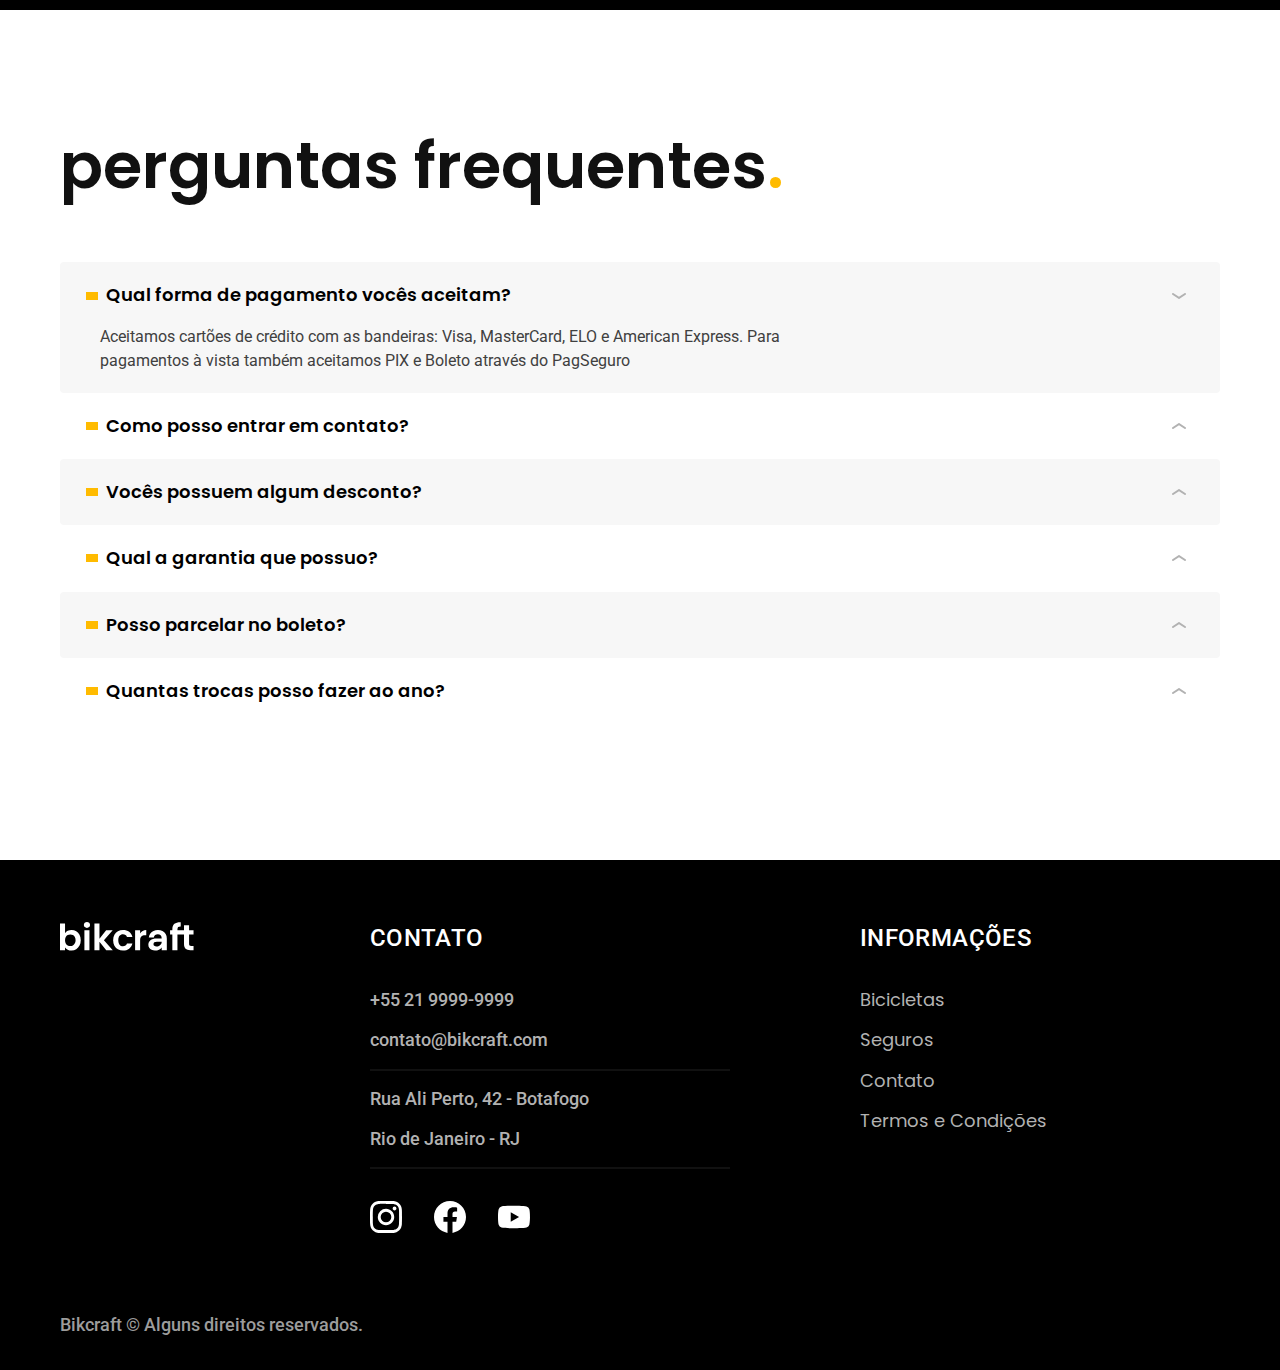
<file: seguros.html>
<!DOCTYPE html>
<html lang="pt-br">

<head>
  <meta charset="UTF-8">
  <meta name="viewport" content="width=device-width, initial-scale=1.0">

  <title>Seguros | Bikcraft</title>
  <meta name="description" content="Seguros.">

  <link rel="icon" href="./favicon.svg" type="image/svg+xml">
  <link rel="preload" href="./css/style.min.css" as="style">
  <link rel="stylesheet" href="./css/style.min.css">
  <script>document.documentElement.classList.add("js");</script>

  <link rel="preconnect" href="https://fonts.googleapis.com">
  <link rel="preconnect" href="https://fonts.gstatic.com" crossorigin>
  <link href="https://fonts.googleapis.com/css2?family=Merriweather:ital,wght@1,900&family=Poppins:wght@400;600&family=Roboto:wght@400;500&display=swap" rel="stylesheet">
</head>

<body id="seguros">
  <!-- CABEÇALHO -->
  <header class="header-bg">
    <div class="header container">
      <a href="./index.html"><img src="./img/bikcraft.svg" width="136" height="32" alt="Bikcraft"></a>

      <nav aria-label="primaria">
        <ul class="header-menu font-1-m cor-0">
          <li><a href="./bicicletas.html">Bicicletas</a></li>
          <li><a href="./seguros.html">Seguros</a></li>
          <li><a href="./contato.html">Contato</a></li>
        </ul>
      </nav>
    </div>
  </header>

  <!-- SEGUROS -->
  <main class="seguros-bg ">

    <div class="titulo-bg">
      <div class="titulo container">
        <p class="font-2-l-b cor-5">Escolha o seguro</p>
        <h1 class="font-1-xxl cor-0">você seguro<span class="cor-p1">.</span></h1>
      </div>
    </div>

    <div class="seguros container">

      <div class="seguros-item fadeInLeft" data-anime="200">
        <h3 class="font-1-xl cor-6">Prata</h3>
        <span class="font-1-xl cor-0">R$ 199
          <span class="font-1-xs cor-6">mensal</span>
        </span>
        <ul class="font-2-m cor-0">
          <li>Duas trocas por ano</li>
          <li>Assistência técnica</li>
          <li>Suporte 08h às 18h</li>
          <li>Cobertura estadual</li>
        </ul>
        <a class="botao secundario" href="./orcamento.html?tipo=seguro&produto=prata">Inscreva-se</a>
      </div>

      <div class="seguros-item fadeInRight" data-anime="400">
        <h3 class="font-1-xl cor-p1">Ouro</h3>
        <span class="font-1-xl cor-0">R$ 299 <span class="font-1-xs cor-6">mensal</span></span>

        <ul class="font-2-m cor-0">
          <li>Cinco trocas por ano</li>
          <li>Assistência especial</li>
          <li>Suporte 24h</li>
          <li>Cobertura nacional</li>
          <li>Desconto em parceiros</li>
          <li>Acesso ao clube Bikcraft</li>
        </ul>
        <a class="botao" href="./orcamento.html?tipo=seguro&produto=ouro">Inscreva-se</a>
      </div>
    </div>
  </main>

  <!-- Vantagens -->
  <article class="vantagens-bg">
    <div class="vantagens container">
      <h2 class="font-1-xxl cor-0">nossas vantagens<span class="cor-p1">.</span></h2>

      <ul class=" font-2-s cor-5">
        <li>
          <img src="./img/icones/eletrica.svg" width="32" height="32" alt="">
          <h3 class="font-1-l cor-0">Reparo Elétrico</h3>
          <p>Garantimos o reparo completo do seu motor em caso de falhas. Sabemos que falhas são raras, mas estamos aqui para caso ocorra.</p>
        </li>
        <li>
          <img src="./img/icones/carbono.svg" width="32" height="32" alt="">
          <h3 class="font-1-l cor-0">Reparo de Quadro</h3>
          <p>Nossos quadros são feitos para durar para sempre. Mas caso algo ocorra, ficamos felizes em reparar.</p>
        </li>
        <li>
          <img src="./img/icones/sustentavel.svg" width="32" height="32" alt="">
          <h3 class="font-1-l cor-0">Sustentável</h3>
          <p>Trabalhamos com a filosofia de desperdício zero. Qualquer parte defeituosa é reciclada e reutilizada em outro projeto.</p>
        </li>
        <li>
          <img src="./img/icones/rastreador.svg" width="32" height="32" alt="">
          <h3 class="font-1-l cor-0">Recuperação</h3>
          <p>Recuperamos Bikcrafts roubadas sem custo adicional para o dono. Se não conseguirmos recuperar, damos uma nova para você.</p>
        </li>
        <li>
          <img src="./img/icones/seguro.svg" width="32" height="32" alt="">
          <h3 class="font-1-l cor-0">Segurança</h3>
          <p>O nosso seguro garante que todo reparo seja feito com peças genuínas e de alta qualidade. Confie na Bikcraft.</p>
        </li>
        <li>
          <img src="./img/icones/velocidade.svg" width="32" height="32" alt="">
          <h3 class="font-1-l cor-0">Rapidez</h3>
          <p>A sua Bikcraft ficará pronta para uso no mesmo dia, caso você traga ela para ser reparada em uma das filiais.</p>
        </li>
      </ul>
    </div>
  </article>

  <!-- Perguntas -->
  <article class="perguntas container">
    <h2 class="font-1-xxl ">perguntas frequentes<span class="cor-p1">.</span></h2>

    <dl>
      <div>
        <dt><button class="font-1-m-b" aria-controls="pergunta1" aria-expanded="true">Qual forma de pagamento vocês aceitam?</button></dt>
        <dd id="pergunta1" class="font-2-s cor-9 ativa">Aceitamos cartões de crédito com as bandeiras: Visa, MasterCard, ELO e American Express. Para pagamentos à vista também aceitamos PIX e Boleto através do PagSeguro</dd>
      </div>
      <div>
        <dt><button class="font-1-m-b" aria-controls="pergunta2" aria-expanded="false">Como posso entrar em contato?</button></dt>
        <dd id="pergunta2" class="font-2-s cor-9">Aceitamos cartões de crédito com as bandeiras: Visa, MasterCard, ELO e American Express. Para pagamentos à vista também aceitamos PIX e Boleto através do PagSeguro</dd>
      </div>
      <div>
        <dt><button class="font-1-m-b" aria-controls="pergunta3" aria-expanded="false">Vocês possuem algum desconto?</button></dt>
        <dd id="pergunta3" class="font-2-s cor-9">Aceitamos cartões de crédito com as bandeiras: Visa, MasterCard, ELO e American Express. Para pagamentos à vista também aceitamos PIX e Boleto através do PagSeguro</dd>
      </div>
      <div>
        <dt><button class="font-1-m-b" aria-controls="pergunta4" aria-expanded="false">Qual a garantia que possuo?</button></dt>
        <dd id="pergunta4" class="font-2-s cor-9">Aceitamos cartões de crédito com as bandeiras: Visa, MasterCard, ELO e American Express. Para pagamentos à vista também aceitamos PIX e Boleto através do PagSeguro</dd>
      </div>
      <div>
        <dt><button class="font-1-m-b" aria-controls="pergunta5" aria-expanded="false">Posso parcelar no boleto?</button></dt>
        <dd id="pergunta5" class="font-2-s cor-9">Aceitamos cartões de crédito com as bandeiras: Visa, MasterCard, ELO e American Express. Para pagamentos à vista também aceitamos PIX e Boleto através do PagSeguro</dd>
      </div>
      <div>
        <dt><button class="font-1-m-b" aria-controls="pergunta6" aria-expanded="false">Quantas trocas posso fazer ao ano?</button></dt>
        <dd id="pergunta6" class="font-2-s cor-9">Aceitamos cartões de crédito com as bandeiras: Visa, MasterCard, ELO e American Express. Para pagamentos à vista também aceitamos PIX e Boleto através do PagSeguro</dd>
      </div>
    </dl>
  </article>

  <!-- RODAPÉ -->
  <footer class="footer-bg">
    <div class="footer container">
      <img src="./img/bikcraft.svg" width="136" height="32" alt="Bikcraft">
      <div class="footer-contato">
        <h3 class="font-2-l-b cor-0">Contato</h3>
        <ul class="font-2-m cor-5">
          <li><a href="tel:+552199999999">+55 21 9999-9999</a></li>
          <li><a href="mailto:contato@bikcraft.com">contato@bikcraft.com</a></li>
          <li>Rua Ali Perto, 42 - Botafogo</li>
          <li>Rio de Janeiro - RJ</li>
        </ul>
        <div class="footer-redes">
          <a href="./"><img src="./img/redes/instagram.svg" width="32" height="32" alt="Instagram"></a>
          <a href="./"><img src="./img/redes/facebook.svg" width="32" height="32" alt="Facebook"></a>
          <a href="./"><img src="./img/redes/youtube.svg" width="32" height="32" alt="Youtube"></a>
        </div>
      </div>
      <div class="footer-informacoes">
        <h3 class="font-2-l-b cor-0">Informações</h3>
        <nav>
          <ul class="font-1-m cor-5">
            <li><a href="./bicicletas.html">Bicicletas</a></li>
            <li><a href="./seguros.html">Seguros</a></li>
            <li><a href="./contato.html">Contato</a></li>
            <li><a href="./termos.html">Termos e Condições</a></li>
          </ul>
        </nav>
      </div>
      <p class="footer-copy font-2-m cor-6">Bikcraft © Alguns direitos reservados.</p>
    </div>
  </footer>
  <script src="./js/plugins/simple-anime.js"></script>
  <script src="./js/script.js"></script>
</body>

</html>
</file>
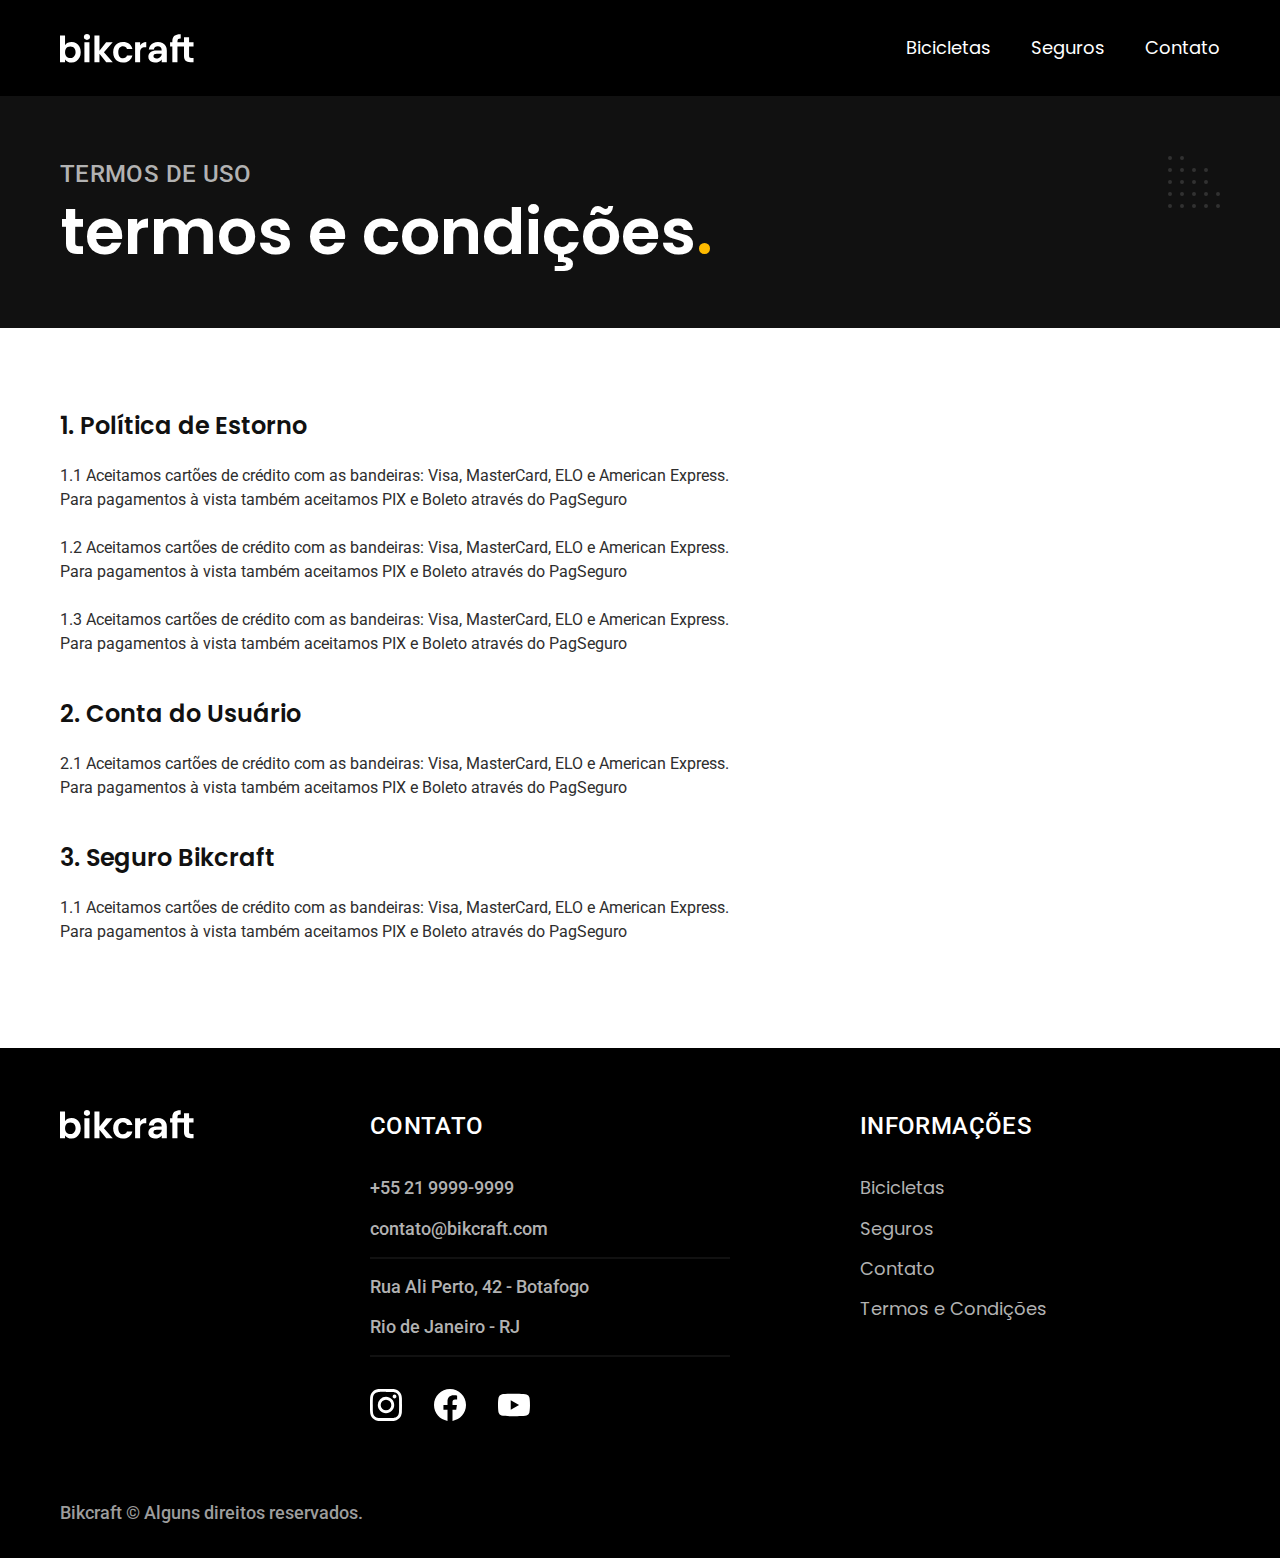
<file: termos.html>
<!DOCTYPE html>
<html lang="pt-br">

<head>
  <meta charset="UTF-8">
  <meta name="viewport" content="width=device-width, initial-scale=1.0">

  <title>Termos e Condições | Bikcraft</title>
  <meta name="description" content="Termos e Condições.">

  <link rel="icon" href="./favicon.svg" type="image/svg+xml">
  <link rel="preload" href="./css/style.min.css" as="style">
  <link rel="stylesheet" href="./css/style.min.css">
  <script>document.documentElement.classList.add("js");</script>

  <link rel="preconnect" href="https://fonts.googleapis.com">
  <link rel="preconnect" href="https://fonts.gstatic.com" crossorigin>
  <link href="https://fonts.googleapis.com/css2?family=Merriweather:ital,wght@1,900&family=Poppins:wght@400;600&family=Roboto:wght@400;500&display=swap" rel="stylesheet">
</head>

<body id="termos">
  <!-- CABEÇALHO -->
  <header class="header-bg">
    <div class="header container">
      <a href="./index.html"><img src="./img/bikcraft.svg" width="136" height="32" alt="Bikcraft"></a>

      <nav aria-label="primaria">
        <ul class="header-menu font-1-m cor-0">
          <li><a href="./bicicletas.html">Bicicletas</a></li>
          <li><a href="./seguros.html">Seguros</a></li>
          <li><a href="./contato.html">Contato</a></li>
        </ul>
      </nav>
    </div>
  </header>

  <!-- TERMOS -->
  <main>
    <div class="titulo-bg">
      <div class="titulo container">
        <p class="font-2-l-b cor-5">termos de uso</p>
        <h1 class="font-1-xxl cor-0">termos e condições<span class="cor-p1">.</span></h1>
      </div>
    </div>

    <div class="font-2-s cor-10 termos container">
      <h2 class="font-1-l cor-11">1. Política de Estorno</h2>
      <p>1.1 Aceitamos cartões de crédito com as bandeiras: Visa, MasterCard, ELO e American Express. Para pagamentos à vista também aceitamos PIX e Boleto através do PagSeguro </p>
      <p>1.2 Aceitamos cartões de crédito com as bandeiras: Visa, MasterCard, ELO e American Express. Para pagamentos à vista também aceitamos PIX e Boleto através do PagSeguro </p>
      <p>1.3 Aceitamos cartões de crédito com as bandeiras: Visa, MasterCard, ELO e American Express. Para pagamentos à vista também aceitamos PIX e Boleto através do PagSeguro </p>

      <h2 class="font-1-l cor-11">2. Conta do Usuário</h2>
      <p>2.1 Aceitamos cartões de crédito com as bandeiras: Visa, MasterCard, ELO e American Express. Para pagamentos à vista também aceitamos PIX e Boleto através do PagSeguro </p>

      <h2 class="font-1-l cor-11">3. Seguro Bikcraft </h2>
      <p>1.1 Aceitamos cartões de crédito com as bandeiras: Visa, MasterCard, ELO e American Express. Para pagamentos à vista também aceitamos PIX e Boleto através do PagSeguro </p>
    </div>
  </main>

  <!-- RODAPÉ -->
  <footer class="footer-bg">
    <div class="footer container">
      <img src="./img/bikcraft.svg" width="136" height="32" alt="Bikcraft">
      <div class="footer-contato">
        <h3 class="font-2-l-b cor-0">Contato</h3>
        <ul class="font-2-m cor-5">
          <li><a href="tel:+552199999999">+55 21 9999-9999</a></li>
          <li><a href="mailto:contato@bikcraft.com">contato@bikcraft.com</a></li>
          <li>Rua Ali Perto, 42 - Botafogo</li>
          <li>Rio de Janeiro - RJ</li>
        </ul>
        <div class="footer-redes">
          <a href="./"><img src="./img/redes/instagram.svg" width="32" height="32" alt="Instagram"></a>
          <a href="./"><img src="./img/redes/facebook.svg" width="32" height="32" alt="Facebook"></a>
          <a href="./"><img src="./img/redes/youtube.svg" width="32" height="32" alt="Youtube"></a>
        </div>
      </div>
      <div class="footer-informacoes">
        <h3 class="font-2-l-b cor-0">Informações</h3>
        <nav>
          <ul class="font-1-m cor-5">
            <li><a href="./bicicletas.html">Bicicletas</a></li>
            <li><a href="./seguros.html">Seguros</a></li>
            <li><a href="./contato.html">Contato</a></li>
            <li><a href="./termos.html">Termos e Condições</a></li>
          </ul>
        </nav>
      </div>
      <p class="footer-copy font-2-m cor-6">Bikcraft © Alguns direitos reservados.</p>
    </div>
  </footer>
  <script src="./js/script.js"></script>
</body>

</html>
</file>
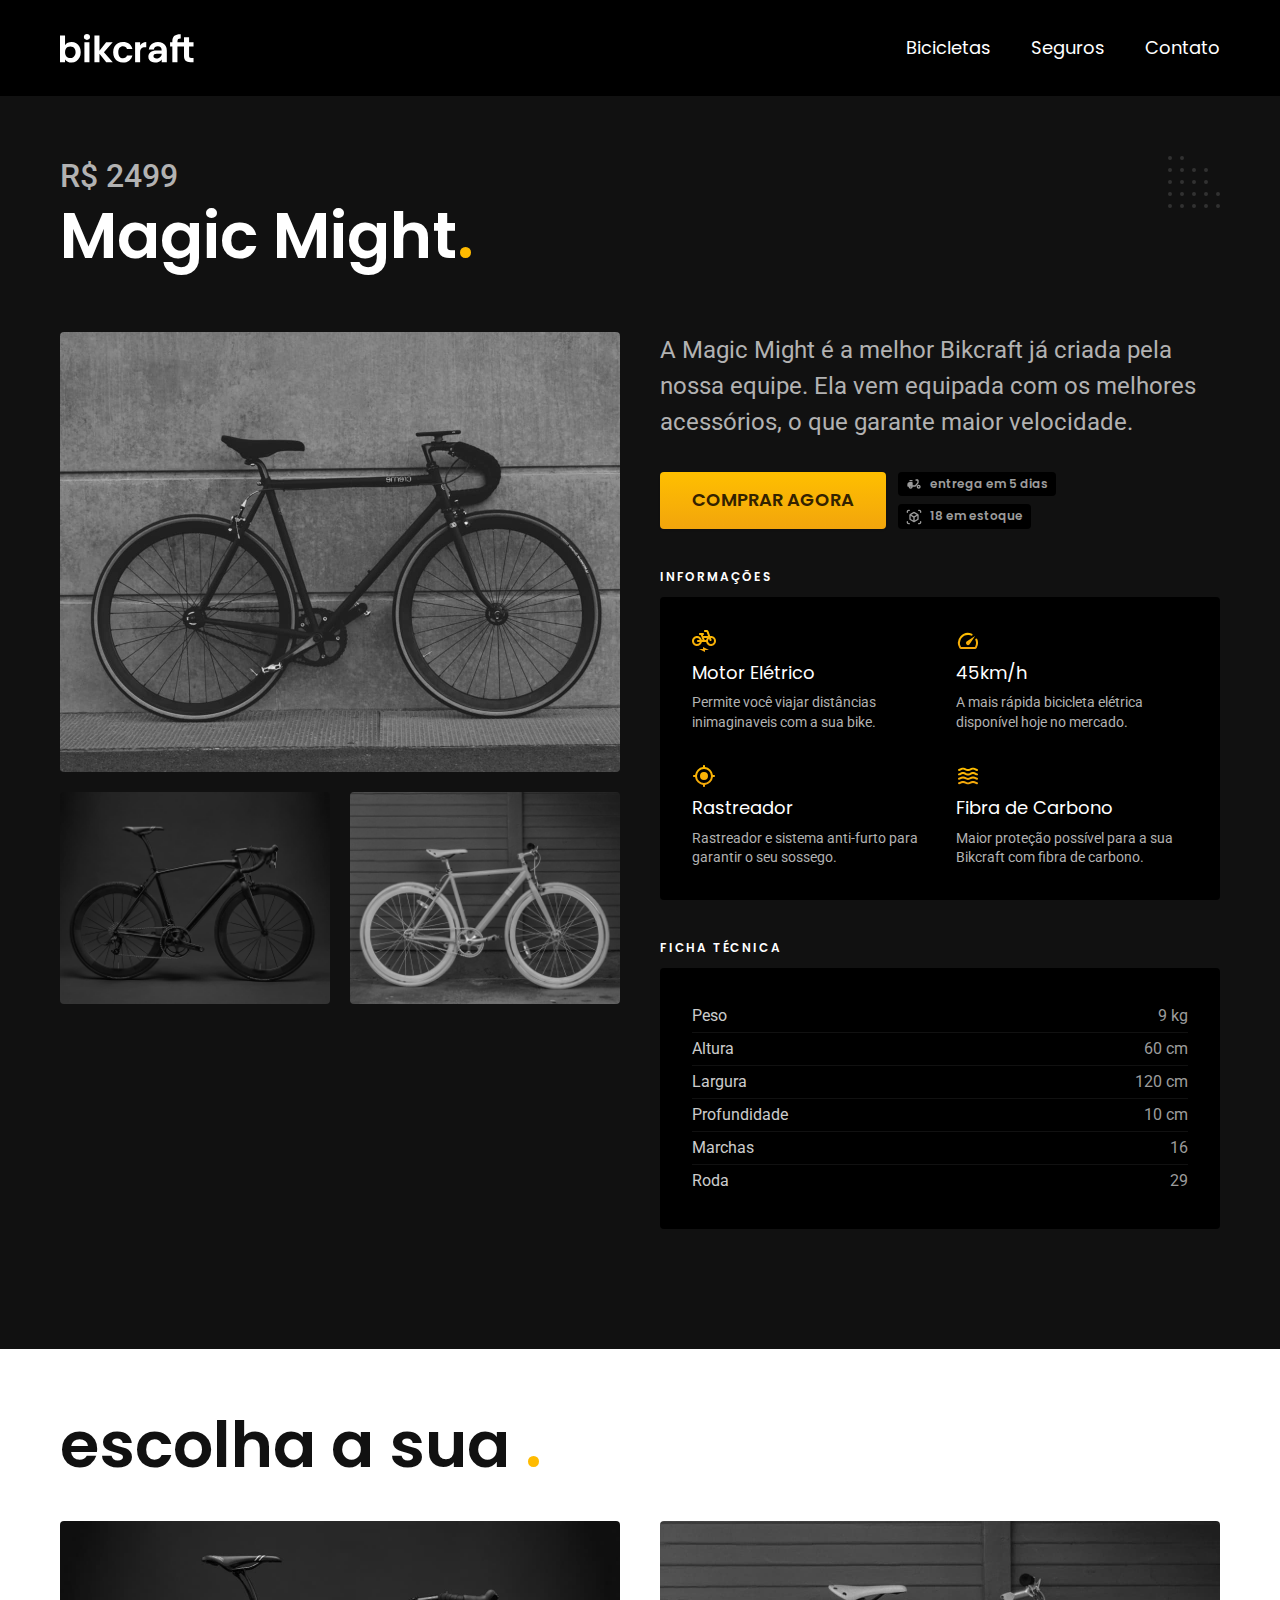
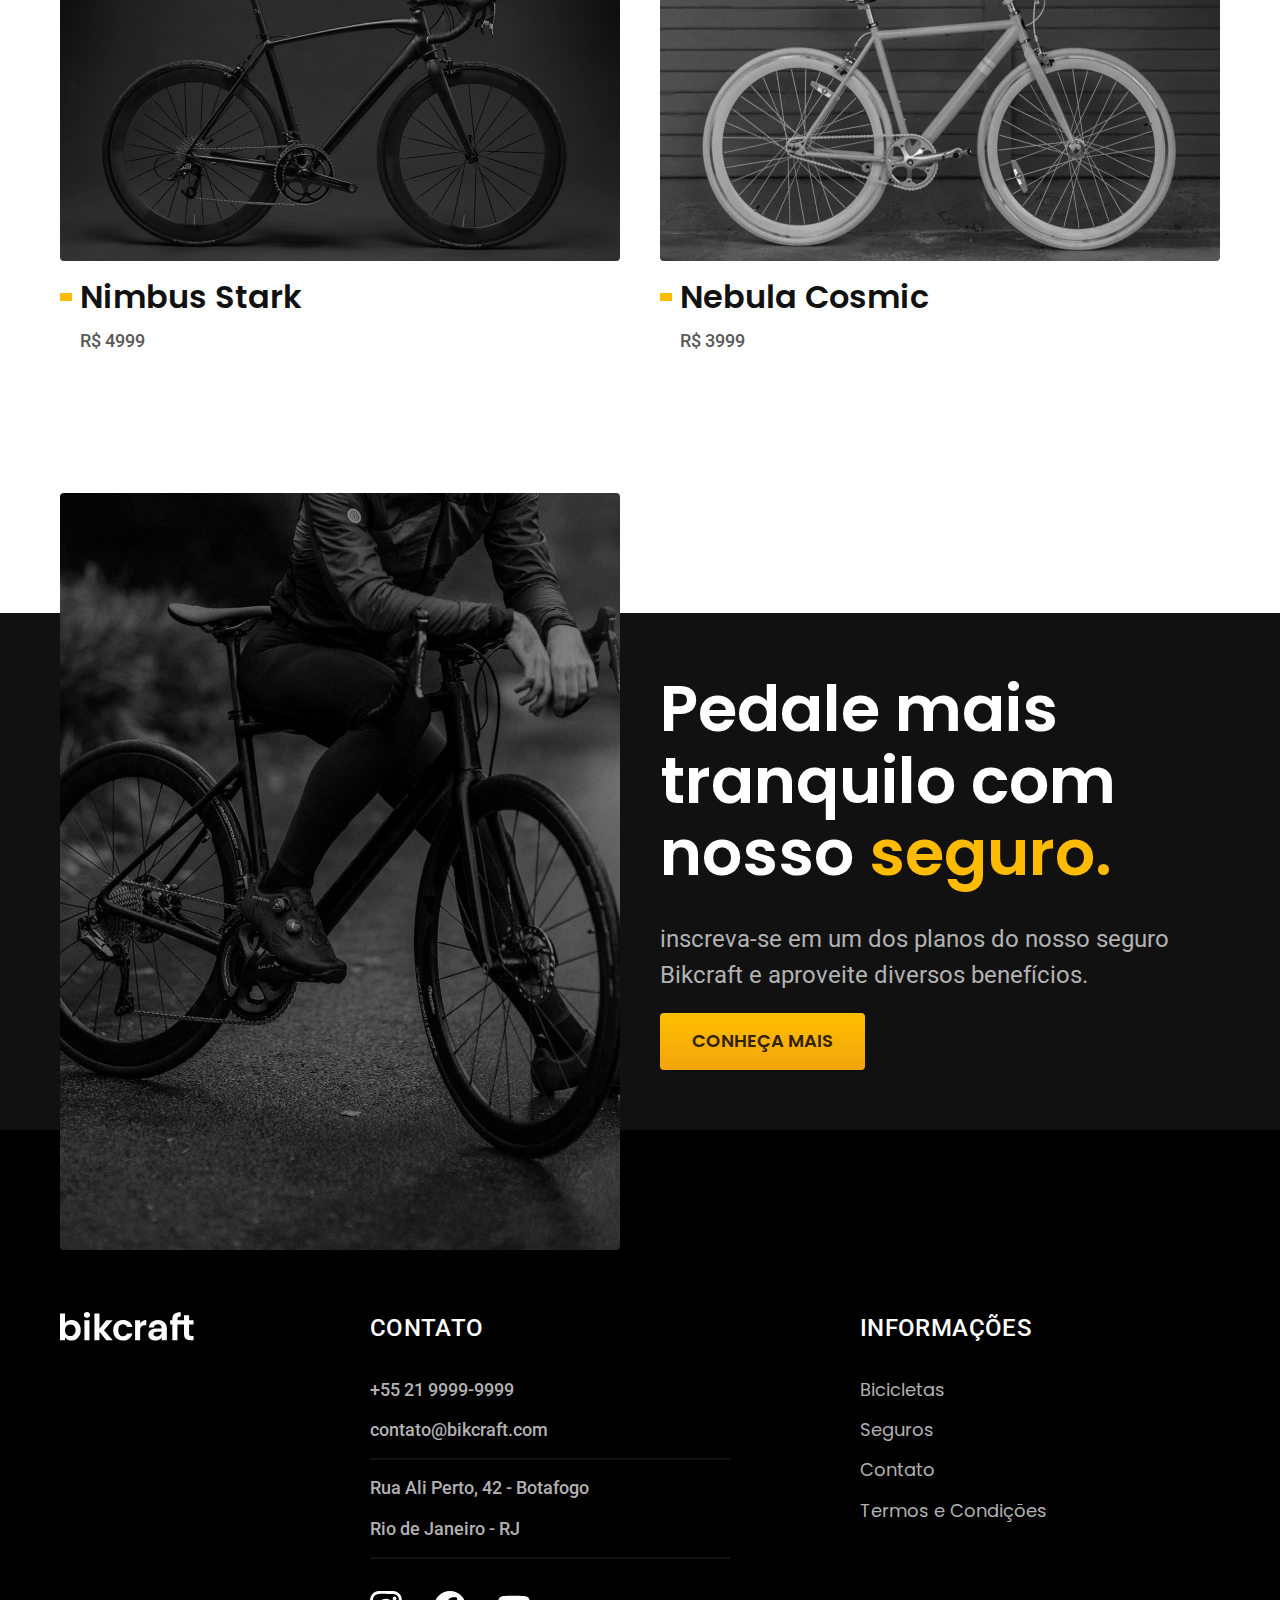
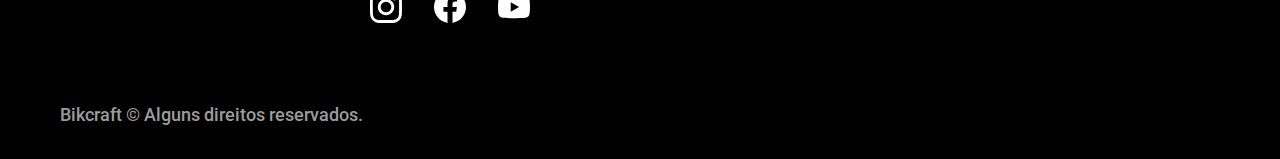
<file: bicicletas/magic.html>
<!DOCTYPE html>
<html lang="pt-br">

<head>
  <meta charset="UTF-8">
  <meta name="viewport" content="width=device-width, initial-scale=1.0">

  <title>Magic Might | Bikcraft</title>
  <meta name="description" content="Magic">

  <link rel="icon" href="../favicon.svg" type="image/svg+xml">
  <link rel="preload" href="../css/style.min.css" as="style">
  <link rel="stylesheet" href="../css/style.min.css">
  <script>document.documentElement.classList.add("js");</script>

  <link rel="preconnect" href="https://fonts.googleapis.com">
  <link rel="preconnect" href="https://fonts.gstatic.com" crossorigin>
  <link href="https://fonts.googleapis.com/css2?family=Merriweather:ital,wght@1,900&family=Poppins:wght@400;600&family=Roboto:wght@400;500&display=swap" rel="stylesheet">
</head>

<body id="bicicleta">
  <!-- CABEÇALHO -->
  <header class="header-bg">
    <div class="header container">
      <a href="./"><img src="../img/bikcraft.svg" alt="Bikcraft"></a>

      <nav aria-label="primaria">
        <ul class="header-menu font-1-m cor-0">
          <li><a href="../bicicletas.html">Bicicletas</a></li>
          <li><a href="../seguros.html">Seguros</a></li>
          <li><a href="../contato.html">Contato</a></li>
        </ul>
      </nav>
    </div>
  </header>

  <!-- NIMBUS -->
  <main class="titulo-bg">

    <div class="titulo container">
      <p class="font-2-xl cor-5">R$ 2499</p>
      <h1 class="font-1-xxl cor-0">Magic Might<span class="cor-p1">.</span></h1>
    </div>


    <div class="bicicleta container">

      <div class="bicicleta-imagens">
        <img src="../img/bicicleta/nimbus2.jpg" alt="Bicicleta 1">
        <img src="../img/bicicleta/nimbus1.jpg" alt="Bicicleta 2">
        <img src="../img/bicicleta/nimbus3.jpg" alt="Bicicleta 3">
      </div>

      <div class="bicicleta-conteudo">
        <p class="font-2-l cor-5">A Magic Might é a melhor Bikcraft já criada pela nossa equipe. Ela vem equipada com os melhores acessórios, o que garante maior velocidade.</p>
        <div class="bicicleta-comprar">
          <a class="botao" href="../orcamento.html?tipo=bikcraft&produto=magic">Comprar Agora</a>
          <span class="font-1-xs cor-6"><img src="../img/icones/entrega.svg" alt="">entrega em 5 dias</span>
          <span class="font-1-xs cor-6"><img src="../img/icones/estoque.svg" alt="">18 em estoque</span>
        </div>

        <h2 class="font-1-xs cor-0">Informações</h2>
        <ul class="bicicleta-informacoes">
          <li>
            <img src="../img/icones/eletrica.svg" alt="">
            <h3 class="font-1-m cor-0">Motor Elétrico</h3>
            <p class="font-2-xs cor-5">Permite você viajar distâncias inimaginaveis com a sua bike.</p>
          </li>
          <li>
            <img src="../img/icones/velocidade.svg" alt="">
            <h3 class="font-1-m cor-0">45km/h</h3>
            <p class="font-2-xs cor-5">A mais rápida bicicleta elétrica disponível hoje no mercado.</p>
          </li>
          <li>
            <img src="../img/icones/rastreador.svg" alt="">
            <h3 class="font-1-m cor-0">Rastreador</h3>
            <p class="font-2-xs cor-5">Rastreador e sistema anti-furto para garantir o seu sossego.</p>
          </li>
          <li>
            <img src="../img/icones/carbono.svg" alt="">
            <h3 class="font-1-m cor-0">Fibra de Carbono</h3>
            <p class="font-2-xs cor-5">Maior proteção possível para a sua Bikcraft com fibra de carbono.</p>
          </li>
        </ul>

        <h2 class="font-1-xs cor-0">Ficha Técnica</h2>
        <ul class="bicicleta-ficha font-2-s cor-4">
          <li>Peso <span>9 kg</span></li>
          <li>Altura <span>60 cm</span></li>
          <li>Largura <span>120 cm</span></li>
          <li>Profundidade <span>10 cm</span></li>
          <li>Marchas <span>16</span></li>
          <li>Roda <span>29</span></li>
        </ul>
      </div>
    </div>
  </main>

  <!-- BICICLETAS LISTA -->
  <article class="bicicletas-lista container">
    <h2 class="font-1-xxl">escolha a sua <span class="cor-p1">.</span></h2>

    <ul>
      <li>
        <a href="./nimbus.html">
          <img src="../img/bicicletas/nimbus.jpg" alt="">
          <h3 class="font-1-xl ">Nimbus Stark</h3>
          <span class="font-2-m cor-8">R$ 4999</span>
        </a>
      </li>

      <li>
        <a href="./nebula.html">
          <img src="../img/bicicletas/nebula.jpg" alt="">
          <h3 class="font-1-xl">Nebula Cosmic</h3>
          <span class="font-2-m cor-8">R$ 3999</span>
        </a>
      </li>
    </ul>
  </article>

  <!-- SEGURO -->
  <article class="seguro-bg ">
    <div class="seguro container">
      <div class="seguro-imagem">
        <img src="../img/fotos/seguros.jpg" alt="">
      </div>
      <div class="seguro-conteudo">
        <h2 class="font-1-xxl cor-0">Pedale mais tranquilo com nosso <span class="cor-p1">seguro.</span></h2>
        <p class="font-2-l cor-5">inscreva-se em um dos planos do nosso seguro Bikcraft e aproveite diversos benefícios.</p>
        <a class="botao" href="../seguros.html">Conheça Mais</a>
      </div>
    </div>
  </article>

  <!-- RODAPÉ -->
  <footer class="footer-bg">
    <div class="footer container">
      <img src="../img/bikcraft.svg" alt="Bikcraft">
      <div class="footer-contato">
        <h3 class="font-2-l-b cor-0">Contato</h3>
        <ul class="font-2-m cor-5">
          <li><a href="tel:+552199999999">+55 21 9999-9999</a></li>
          <li><a href="mailto:contato@bikcraft.com">contato@bikcraft.com</a></li>
          <li>Rua Ali Perto, 42 - Botafogo</li>
          <li>Rio de Janeiro - RJ</li>
        </ul>
        <div class="footer-redes">
          <a href="../"><img src="../img/redes/instagram.svg" alt="Instagram"></a>
          <a href="../"><img src="../img/redes/facebook.svg" alt="Facebook"></a>
          <a href="../"><img src="../img/redes/youtube.svg" alt="Youtube"></a>
        </div>
      </div>
      <div class="footer-informacoes">
        <h3 class="font-2-l-b cor-0">Informações</h3>
        <nav>
          <ul class="font-1-m cor-5">
            <li><a href="../bicicletas.html">Bicicletas</a></li>
            <li><a href="../seguros.html">Seguros</a></li>
            <li><a href="../contato.html">Contato</a></li>
            <li><a href="../termos.html">Termos e Condições</a></li>
          </ul>
        </nav>
      </div>
      <p class="footer-copy font-2-m cor-6">Bikcraft © Alguns direitos reservados.</p>
    </div>
  </footer>
  <script src="../js/script.js"></script>
</body>

</html>
</file>
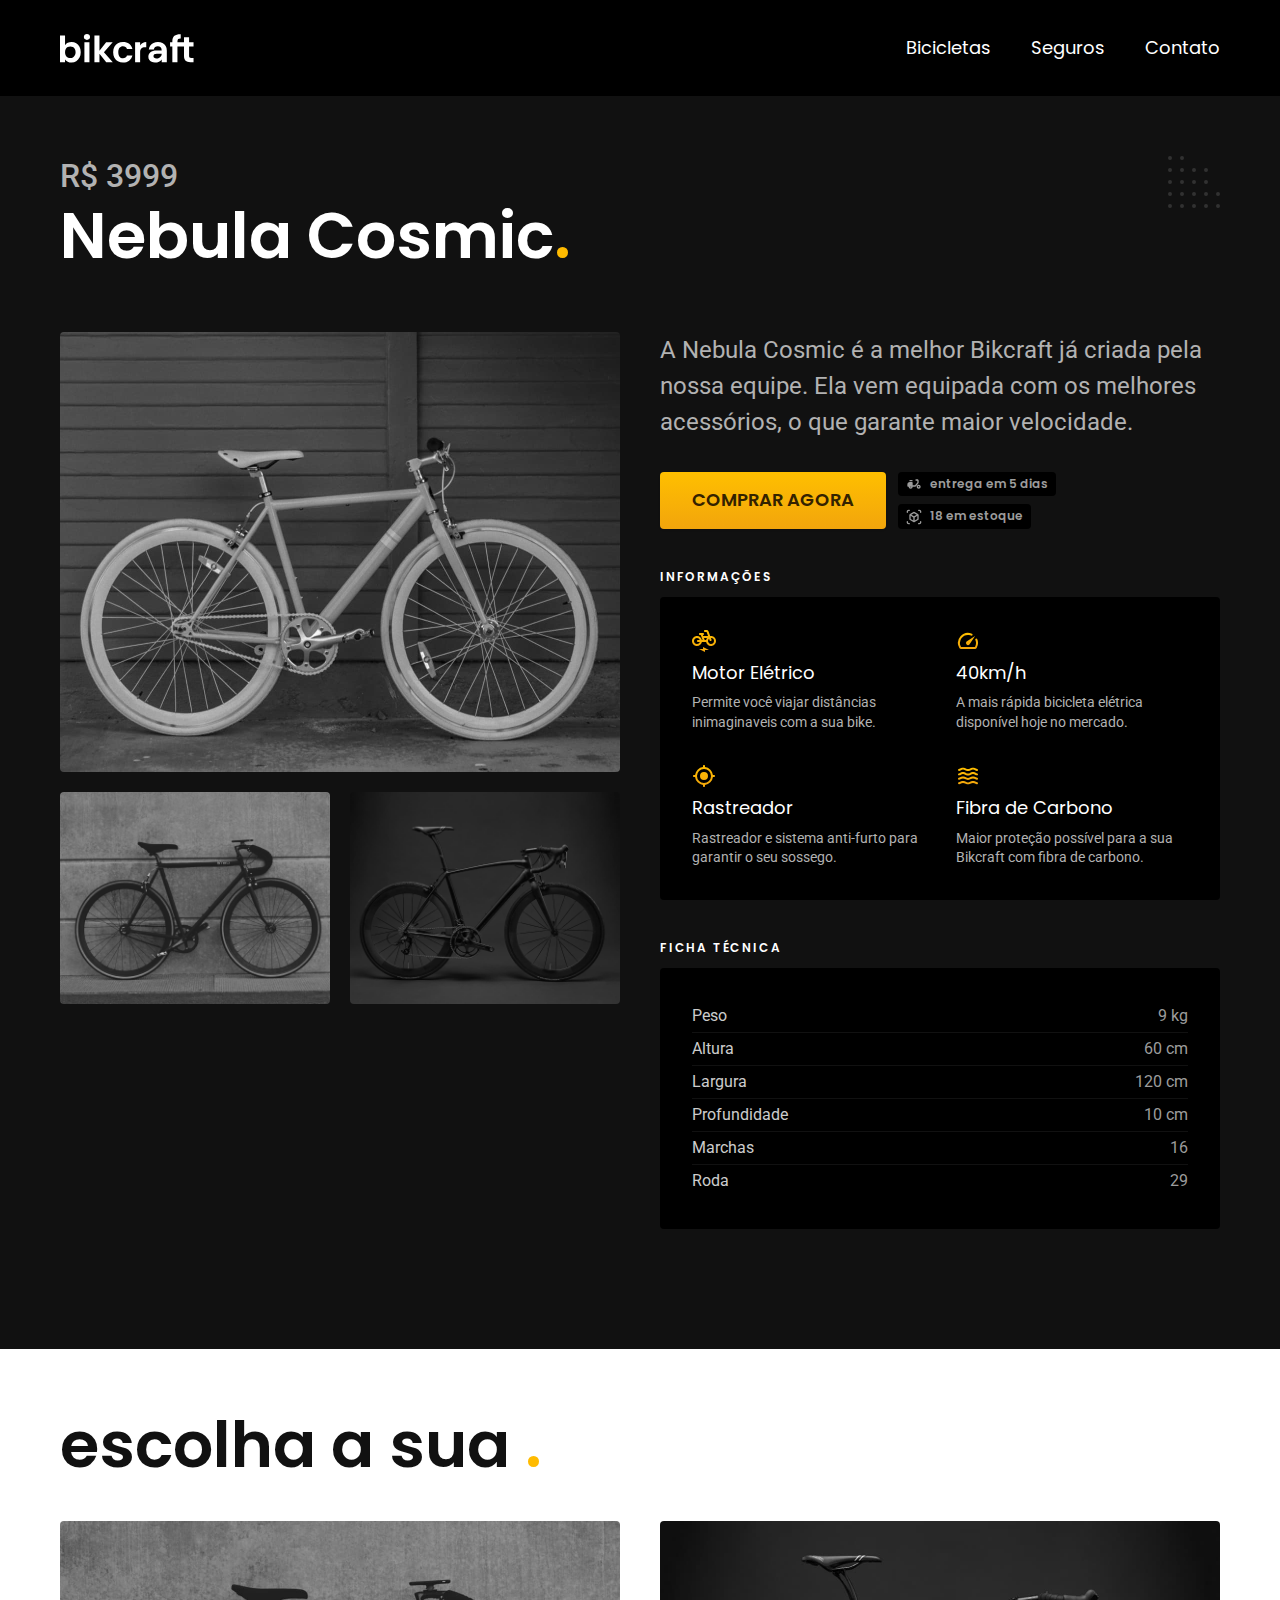
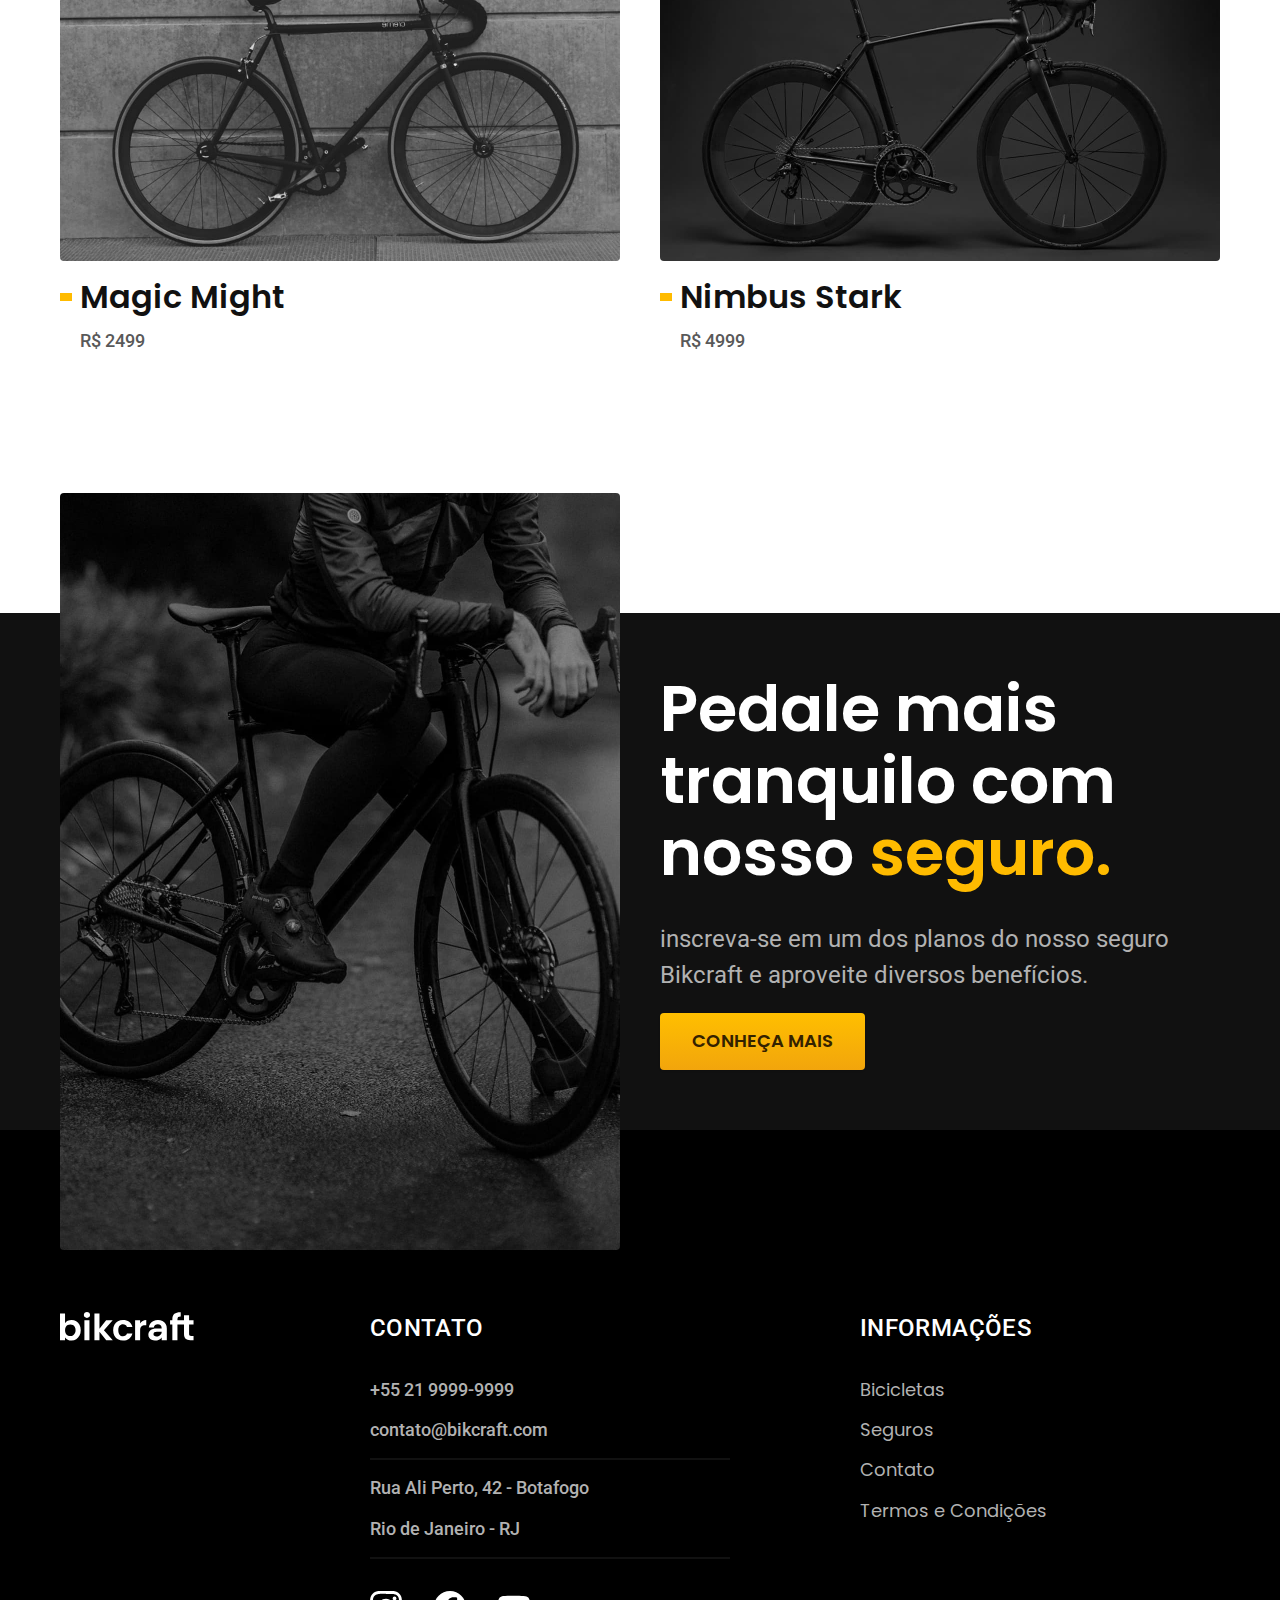
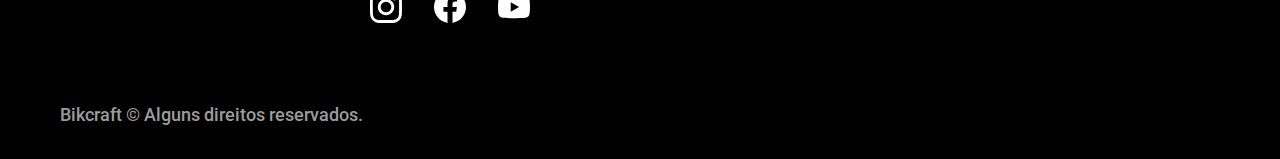
<file: bicicletas/nebula.html>
<!DOCTYPE html>
<html lang="pt-br">

<head>
  <meta charset="UTF-8">
  <meta name="viewport" content="width=device-width, initial-scale=1.0">

  <title>Nebula Cosmic | Bikcraft</title>
  <meta name="description" content="Nebula">

  <link rel="icon" href="../favicon.svg" type="image/svg+xml">
  <link rel="preload" href="../css/style.min.css" as="style">
  <link rel="stylesheet" href="../css/style.min.css">
  <script>document.documentElement.classList.add("js");</script>

  <link rel="preconnect" href="https://fonts.googleapis.com">
  <link rel="preconnect" href="https://fonts.gstatic.com" crossorigin>
  <link href="https://fonts.googleapis.com/css2?family=Merriweather:ital,wght@1,900&family=Poppins:wght@400;600&family=Roboto:wght@400;500&display=swap" rel="stylesheet">
</head>

<body id="bicicleta">
  <!-- CABEÇALHO -->
  <header class="header-bg">
    <div class="header container">
      <a href="./"><img src="../img/bikcraft.svg" alt="Bikcraft"></a>

      <nav aria-label="primaria">
        <ul class="header-menu font-1-m cor-0">
          <li><a href="../bicicletas.html">Bicicletas</a></li>
          <li><a href="../seguros.html">Seguros</a></li>
          <li><a href="../contato.html">Contato</a></li>
        </ul>
      </nav>
    </div>
  </header>

  <!-- NIMBUS -->
  <main class="titulo-bg">

    <div class="titulo container">
      <p class="font-2-xl cor-5">R$ 3999</p>
      <h1 class="font-1-xxl cor-0">Nebula Cosmic<span class="cor-p1">.</span></h1>
    </div>


    <div class="bicicleta container">

      <div class="bicicleta-imagens">
        <img src="../img/bicicleta/nimbus3.jpg" alt="Bicicleta 1">
        <img src="../img/bicicleta/nimbus2.jpg" alt="Bicicleta 2">
        <img src="../img/bicicleta/nimbus1.jpg" alt="Bicicleta 3">
      </div>

      <div class="bicicleta-conteudo">
        <p class="font-2-l cor-5">A Nebula Cosmic é a melhor Bikcraft já criada pela nossa equipe. Ela vem equipada com os melhores acessórios, o que garante maior velocidade.</p>
        <div class="bicicleta-comprar">
          <a class="botao" href="../orcamento.html?tipo=bikcraft&produto=nebula">Comprar Agora</a>
          <span class="font-1-xs cor-6"><img src="../img/icones/entrega.svg" alt="">entrega em 5 dias</span>
          <span class="font-1-xs cor-6"><img src="../img/icones/estoque.svg" alt="">18 em estoque</span>
        </div>

        <h2 class="font-1-xs cor-0">Informações</h2>
        <ul class="bicicleta-informacoes">
          <li>
            <img src="../img/icones/eletrica.svg" alt="">
            <h3 class="font-1-m cor-0">Motor Elétrico</h3>
            <p class="font-2-xs cor-5">Permite você viajar distâncias inimaginaveis com a sua bike.</p>
          </li>
          <li>
            <img src="../img/icones/velocidade.svg" alt="">
            <h3 class="font-1-m cor-0">40km/h</h3>
            <p class="font-2-xs cor-5">A mais rápida bicicleta elétrica disponível hoje no mercado.</p>
          </li>
          <li>
            <img src="../img/icones/rastreador.svg" alt="">
            <h3 class="font-1-m cor-0">Rastreador</h3>
            <p class="font-2-xs cor-5">Rastreador e sistema anti-furto para garantir o seu sossego.</p>
          </li>
          <li>
            <img src="../img/icones/carbono.svg" alt="">
            <h3 class="font-1-m cor-0">Fibra de Carbono</h3>
            <p class="font-2-xs cor-5">Maior proteção possível para a sua Bikcraft com fibra de carbono.</p>
          </li>
        </ul>

        <h2 class="font-1-xs cor-0">Ficha Técnica</h2>
        <ul class="bicicleta-ficha font-2-s cor-4">
          <li>Peso <span>9 kg</span></li>
          <li>Altura <span>60 cm</span></li>
          <li>Largura <span>120 cm</span></li>
          <li>Profundidade <span>10 cm</span></li>
          <li>Marchas <span>16</span></li>
          <li>Roda <span>29</span></li>
        </ul>
      </div>
    </div>
  </main>

  <!-- BICICLETAS LISTA -->
  <article class="bicicletas-lista container">
    <h2 class="font-1-xxl">escolha a sua <span class="cor-p1">.</span></h2>

    <ul>
      <li>
        <a href="./magic.html">
          <img src="../img/bicicletas/magic.jpg" alt="">
          <h3 class="font-1-xl ">Magic Might</h3>
          <span class="font-2-m cor-8">R$ 2499</span>
        </a>
      </li>

      <li>
        <a href="./nimbus.html">
          <img src="../img/bicicletas/nimbus.jpg" alt="">
          <h3 class="font-1-xl">Nimbus Stark</h3>
          <span class="font-2-m cor-8">R$ 4999</span>
        </a>
      </li>
    </ul>
  </article>

  <!-- SEGURO -->
  <article class="seguro-bg ">
    <div class="seguro container">
      <div class="seguro-imagem">
        <img src="../img/fotos/seguros.jpg" alt="">
      </div>
      <div class="seguro-conteudo">
        <h2 class="font-1-xxl cor-0">Pedale mais tranquilo com nosso <span class="cor-p1">seguro.</span></h2>
        <p class="font-2-l cor-5">inscreva-se em um dos planos do nosso seguro Bikcraft e aproveite diversos benefícios.</p>
        <a class="botao" href="../seguros.html">Conheça Mais</a>
      </div>
    </div>
  </article>

  <!-- RODAPÉ -->
  <footer class="footer-bg">
    <div class="footer container">
      <img src="../img/bikcraft.svg" alt="Bikcraft">
      <div class="footer-contato">
        <h3 class="font-2-l-b cor-0">Contato</h3>
        <ul class="font-2-m cor-5">
          <li><a href="tel:+552199999999">+55 21 9999-9999</a></li>
          <li><a href="mailto:contato@bikcraft.com">contato@bikcraft.com</a></li>
          <li>Rua Ali Perto, 42 - Botafogo</li>
          <li>Rio de Janeiro - RJ</li>
        </ul>
        <div class="footer-redes">
          <a href="../"><img src="../img/redes/instagram.svg" alt="Instagram"></a>
          <a href="../"><img src="../img/redes/facebook.svg" alt="Facebook"></a>
          <a href="../"><img src="../img/redes/youtube.svg" alt="Youtube"></a>
        </div>
      </div>
      <div class="footer-informacoes">
        <h3 class="font-2-l-b cor-0">Informações</h3>
        <nav>
          <ul class="font-1-m cor-5">
            <li><a href="../bicicletas.html">Bicicletas</a></li>
            <li><a href="../seguros.html">Seguros</a></li>
            <li><a href="../contato.html">Contato</a></li>
            <li><a href="../termos.html">Termos e Condições</a></li>
          </ul>
        </nav>
      </div>
      <p class="footer-copy font-2-m cor-6">Bikcraft © Alguns direitos reservados.</p>
    </div>
  </footer>
  <script src="../js/script.js"></script>
</body>

</html>
</file>
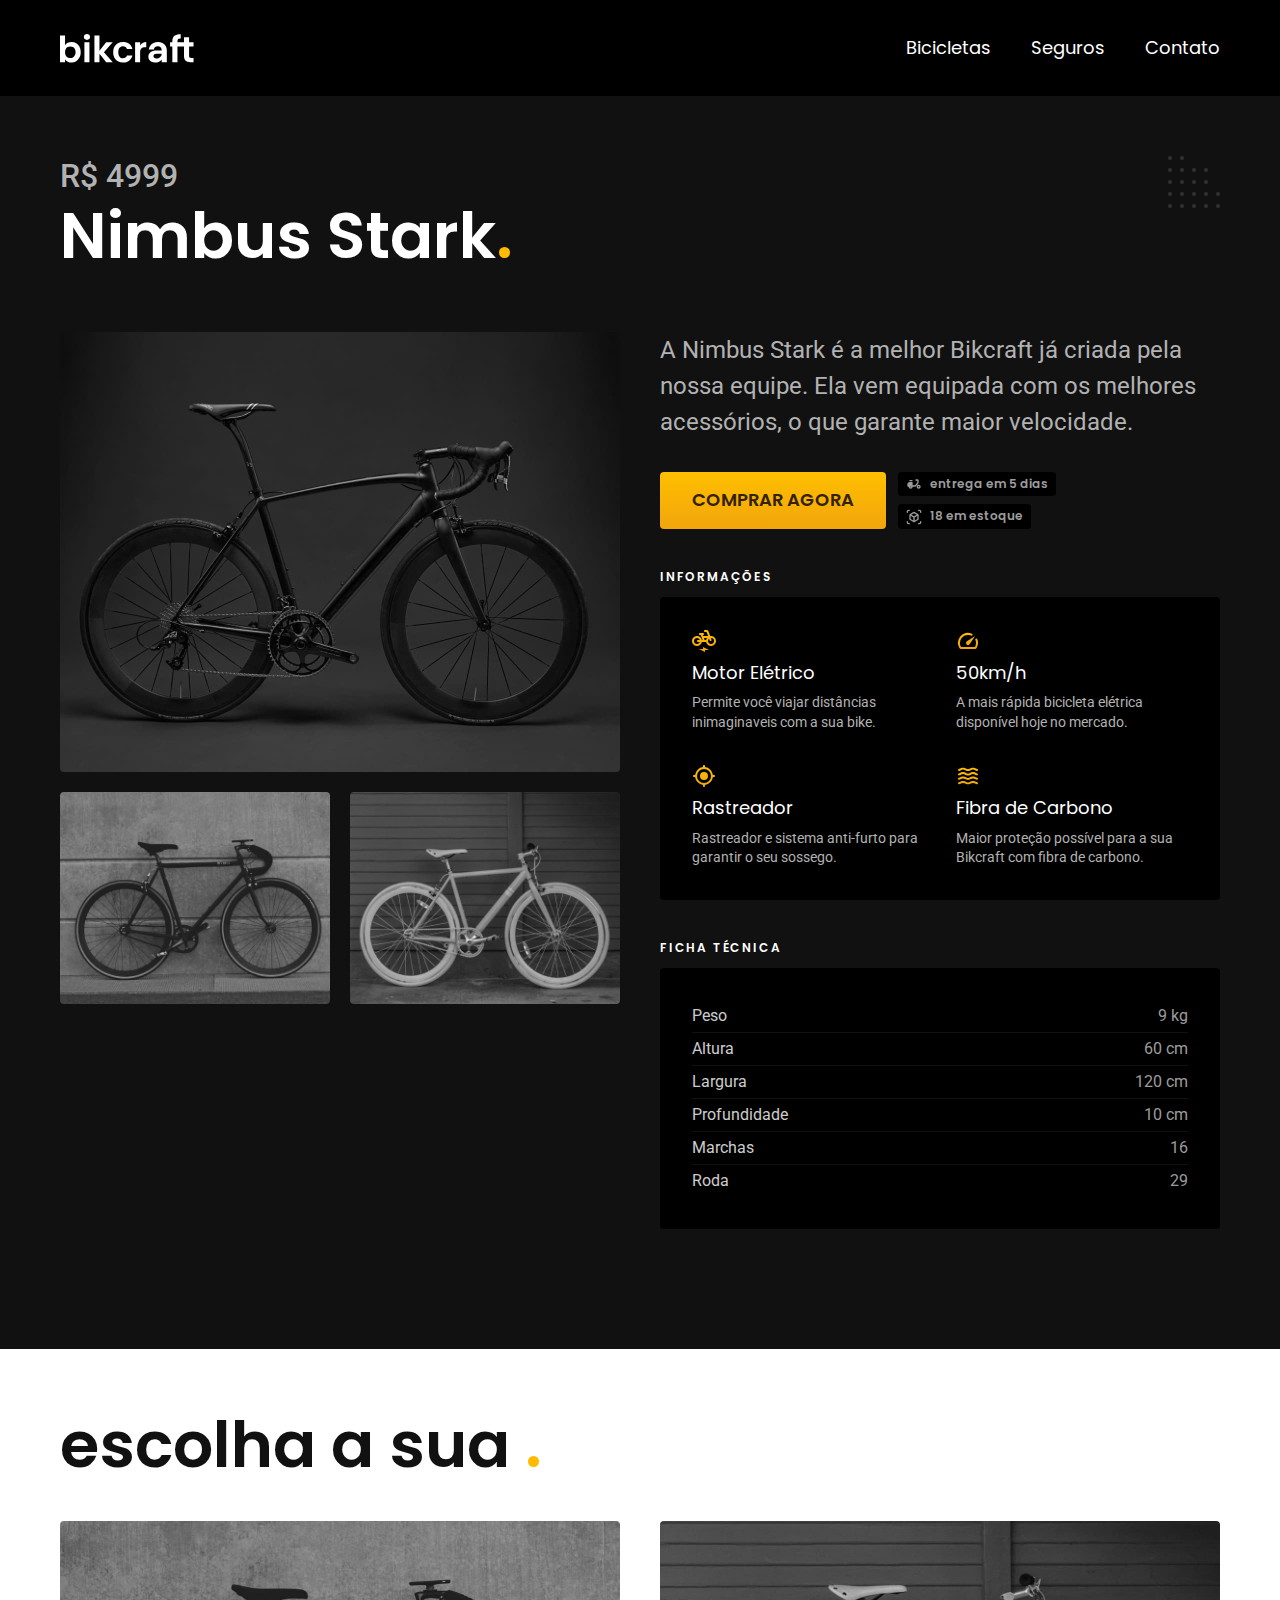
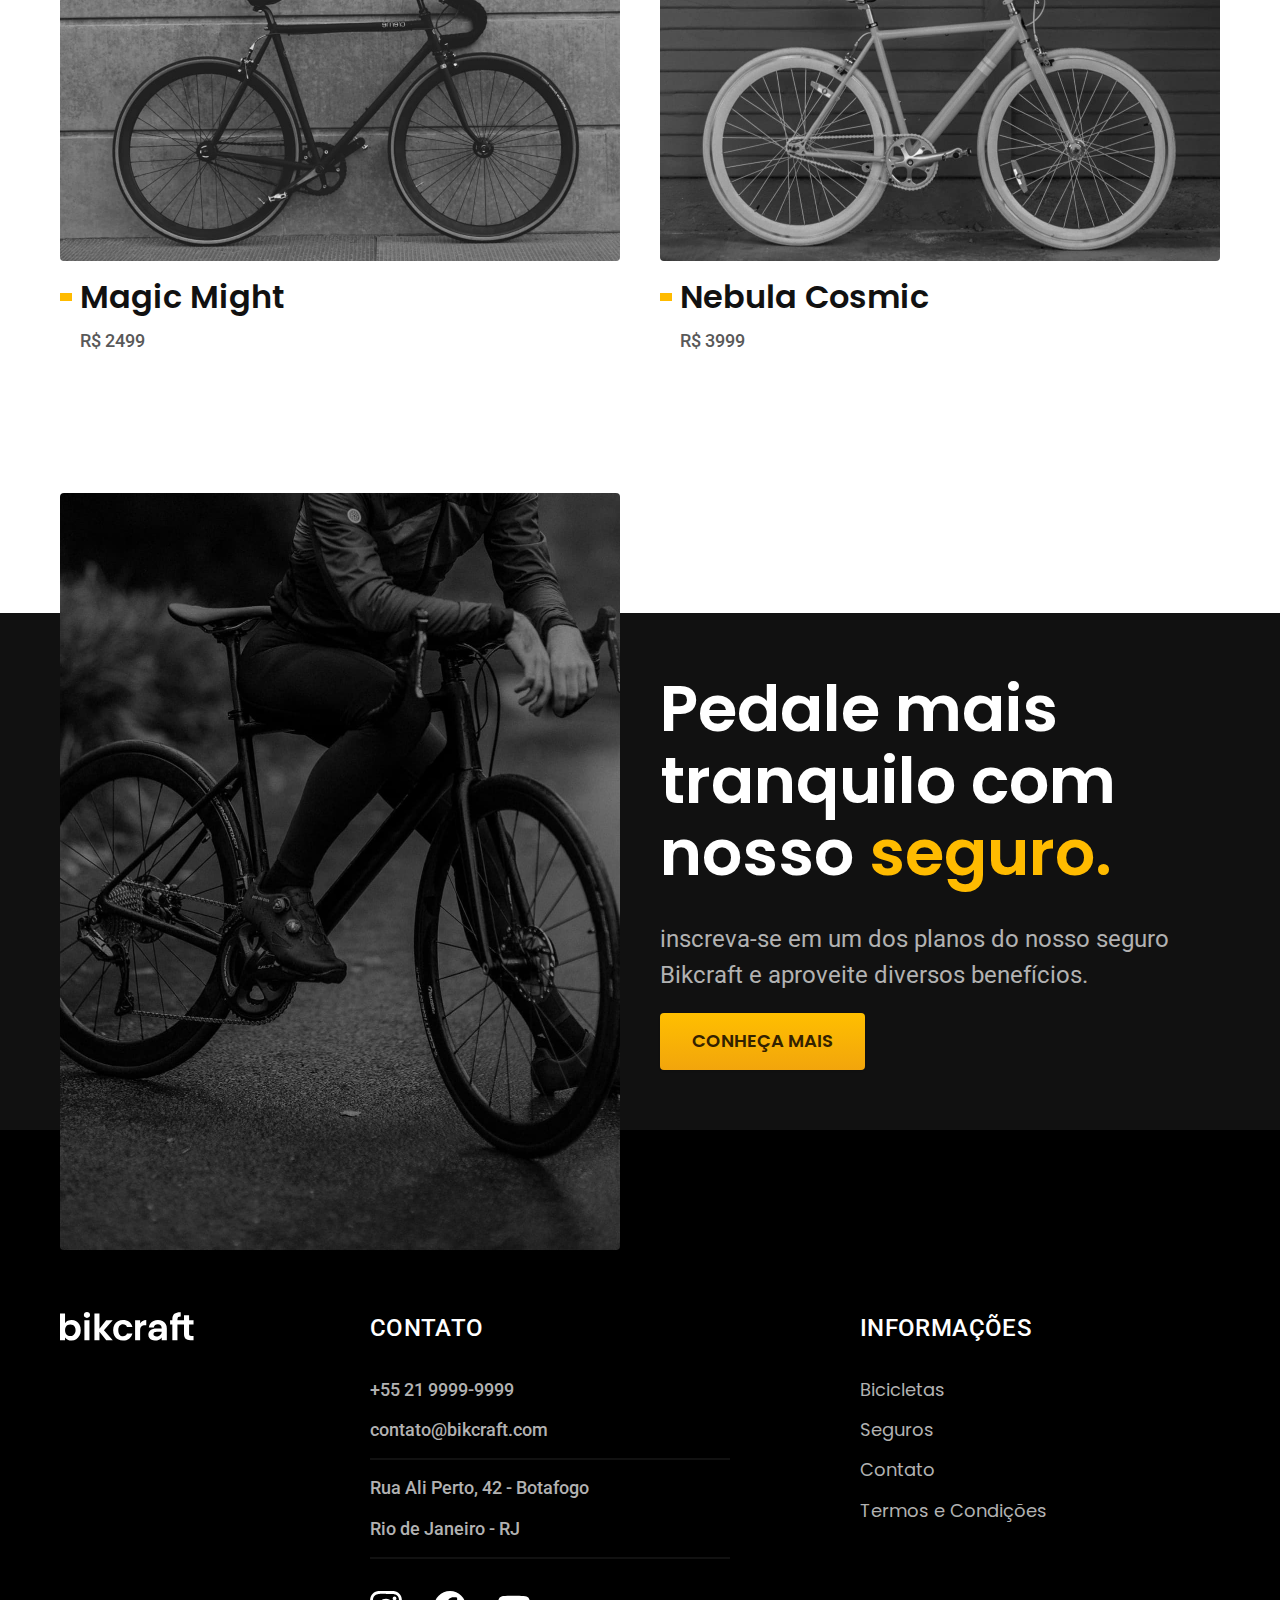
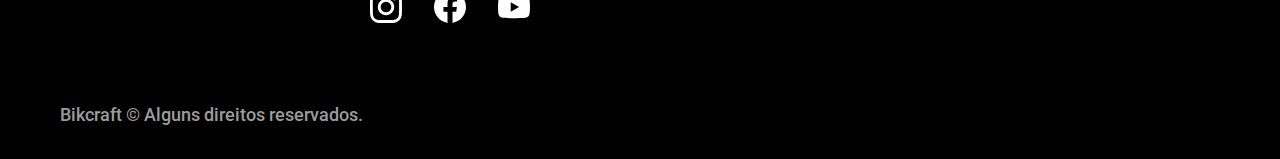
<file: bicicletas/nimbus.html>
<!DOCTYPE html>
<html lang="pt-br">

<head>
  <meta charset="UTF-8">
  <meta name="viewport" content="width=device-width, initial-scale=1.0">

  <title>Nimbus Stark | Bikcraft</title>
  <meta name="description" content="Nimbus">

  <link rel="icon" href="../favicon.svg" type="image/svg+xml">
  <link rel="preload" href="../css/style.min.css" as="style">
  <link rel="stylesheet" href="../css/style.min.css">
  <script>document.documentElement.classList.add("js");</script>

  <link rel="preconnect" href="https://fonts.googleapis.com">
  <link rel="preconnect" href="https://fonts.gstatic.com" crossorigin>
  <link href="https://fonts.googleapis.com/css2?family=Merriweather:ital,wght@1,900&family=Poppins:wght@400;600&family=Roboto:wght@400;500&display=swap" rel="stylesheet">
</head>

<body id="bicicleta">
  <!-- CABEÇALHO -->
  <header class="header-bg">
    <div class="header container">
      <a href="./"><img src="../img/bikcraft.svg" alt="Bikcraft"></a>

      <nav aria-label="primaria">
        <ul class="header-menu font-1-m cor-0">
          <li><a href="../bicicletas.html">Bicicletas</a></li>
          <li><a href="../seguros.html">Seguros</a></li>
          <li><a href="../contato.html">Contato</a></li>
        </ul>
      </nav>
    </div>
  </header>

  <!-- NIMBUS -->
  <main class="titulo-bg">

    <div class="titulo container">
      <p class="font-2-xl cor-5">R$ 4999</p>
      <h1 class="font-1-xxl cor-0">Nimbus Stark<span class="cor-p1">.</span></h1>
    </div>


    <div class="bicicleta container">

      <div class="bicicleta-imagens">
        <img src="../img/bicicleta/nimbus1.jpg" alt="Bicicleta 1">
        <img src="../img/bicicleta/nimbus2.jpg" alt="Bicicleta 2">
        <img src="../img/bicicleta/nimbus3.jpg" alt="Bicicleta 3">
      </div>

      <div class="bicicleta-conteudo">
        <p class="font-2-l cor-5">A Nimbus Stark é a melhor Bikcraft já criada pela nossa equipe. Ela vem equipada com os melhores acessórios, o que garante maior velocidade.</p>
        <div class="bicicleta-comprar">
          <a class="botao" href="../orcamento.html?tipo=bikcraft&produto=nimbus">Comprar Agora</a>
          <span class="font-1-xs cor-6"><img src="../img/icones/entrega.svg" alt="">entrega em 5 dias</span>
          <span class="font-1-xs cor-6"><img src="../img/icones/estoque.svg" alt="">18 em estoque</span>
        </div>

        <h2 class="font-1-xs cor-0">Informações</h2>
        <ul class="bicicleta-informacoes">
          <li>
            <img src="../img/icones/eletrica.svg" alt="">
            <h3 class="font-1-m cor-0">Motor Elétrico</h3>
            <p class="font-2-xs cor-5">Permite você viajar distâncias inimaginaveis com a sua bike.</p>
          </li>
          <li>
            <img src="../img/icones/velocidade.svg" alt="">
            <h3 class="font-1-m cor-0">50km/h</h3>
            <p class="font-2-xs cor-5">A mais rápida bicicleta elétrica disponível hoje no mercado.</p>
          </li>
          <li>
            <img src="../img/icones/rastreador.svg" alt="">
            <h3 class="font-1-m cor-0">Rastreador</h3>
            <p class="font-2-xs cor-5">Rastreador e sistema anti-furto para garantir o seu sossego.</p>
          </li>
          <li>
            <img src="../img/icones/carbono.svg" alt="">
            <h3 class="font-1-m cor-0">Fibra de Carbono</h3>
            <p class="font-2-xs cor-5">Maior proteção possível para a sua Bikcraft com fibra de carbono.</p>
          </li>
        </ul>

        <h2 class="font-1-xs cor-0">Ficha Técnica</h2>
        <ul class="bicicleta-ficha font-2-s cor-4">
          <li>Peso <span>9 kg</span></li>
          <li>Altura <span>60 cm</span></li>
          <li>Largura <span>120 cm</span></li>
          <li>Profundidade <span>10 cm</span></li>
          <li>Marchas <span>16</span></li>
          <li>Roda <span>29</span></li>
        </ul>
      </div>
    </div>
  </main>

  <!-- BICICLETAS LISTA -->
  <article class="bicicletas-lista container">
    <h2 class="font-1-xxl">escolha a sua <span class="cor-p1">.</span></h2>

    <ul>
      <li>
        <a href="./magic.html">
          <img src="../img/bicicletas/magic.jpg" alt="">
          <h3 class="font-1-xl ">Magic Might</h3>
          <span class="font-2-m cor-8">R$ 2499</span>
        </a>
      </li>

      <li>
        <a href="./nebula.html">
          <img src="../img/bicicletas/nebula.jpg" alt="">
          <h3 class="font-1-xl">Nebula Cosmic</h3>
          <span class="font-2-m cor-8">R$ 3999</span>
        </a>
      </li>
    </ul>
  </article>

  <!-- SEGURO -->
  <article class="seguro-bg ">
    <div class="seguro container">
      <div class="seguro-imagem">
        <img src="../img/fotos/seguros.jpg" alt="">
      </div>
      <div class="seguro-conteudo">
        <h2 class="font-1-xxl cor-0">Pedale mais tranquilo com nosso <span class="cor-p1">seguro.</span></h2>
        <p class="font-2-l cor-5">inscreva-se em um dos planos do nosso seguro Bikcraft e aproveite diversos benefícios.</p>
        <a class="botao" href="../seguros.html">Conheça Mais</a>
      </div>
    </div>
  </article>

  <!-- RODAPÉ -->
  <footer class="footer-bg">
    <div class="footer container">
      <img src="../img/bikcraft.svg" alt="Bikcraft">
      <div class="footer-contato">
        <h3 class="font-2-l-b cor-0">Contato</h3>
        <ul class="font-2-m cor-5">
          <li><a href="tel:+552199999999">+55 21 9999-9999</a></li>
          <li><a href="mailto:contato@bikcraft.com">contato@bikcraft.com</a></li>
          <li>Rua Ali Perto, 42 - Botafogo</li>
          <li>Rio de Janeiro - RJ</li>
        </ul>
        <div class="footer-redes">
          <a href="../"><img src="../img/redes/instagram.svg" alt="Instagram"></a>
          <a href="../"><img src="../img/redes/facebook.svg" alt="Facebook"></a>
          <a href="../"><img src="../img/redes/youtube.svg" alt="Youtube"></a>
        </div>
      </div>
      <div class="footer-informacoes">
        <h3 class="font-2-l-b cor-0">Informações</h3>
        <nav>
          <ul class="font-1-m cor-5">
            <li><a href="../bicicletas.html">Bicicletas</a></li>
            <li><a href="../seguros.html">Seguros</a></li>
            <li><a href="../contato.html">Contato</a></li>
            <li><a href="../termos.html">Termos e Condições</a></li>
          </ul>
        </nav>
      </div>
      <p class="footer-copy font-2-m cor-6">Bikcraft © Alguns direitos reservados.</p>
    </div>
  </footer>
  <script src="../js/script.js"></script>
</body>

</html>
</file>
<file: css/style.min.css>
body{margin:0;font-family:Arial,Helvetica,sans-serif;color:#111}blockquote,dd,h1,h2,h3,p,ul{margin:0}ul{padding:0;list-style:none}a{display:block;color:inherit;text-decoration:none}img{max-width:100%;display:block;height:auto}img[src$=".jpg"]{border-radius:4px}.header-bg{background:var(--cor-12)}.header{display:flex;flex-wrap:wrap;gap:20px;justify-content:space-between;align-items:center;padding-top:20px;padding-bottom:20px}.header-menu{display:flex;flex-wrap:wrap;gap:40px}.header-menu a{display:inline-block;padding:16px 0;position:relative}.header-menu a::after{content:"";display:block;height:2px;width:0;background:var(--cor-0);margin-top:4px;transition:.3s;position:absolute}.header-menu a.ativo::after,.header-menu a:hover::after{width:100%}@media (max-width:800px){.header-menu{gap:20px}.header-menu a{background:var(--cor-11);padding:12px 16px;border-radius:4px}.header-menu a:hover{background:var(--cor-10)}.header-menu a::after{display:none}}@media (max-width:600px){.header-menu{gap:12px}.header-menu a{padding:8px 12px;font-size:14px}}.footer-bg{background:var(--cor-12)}.footer{display:grid;grid-template-columns:3fr 5fr 4fr;gap:40px;padding-top:60px;padding-bottom:32px}.footer h3{margin-bottom:32px}.footer ul{margin-bottom:32px}.footer li{margin-bottom:16px}.footer-contato li:nth-child(2n)::after{content:"";display:block;max-width:360px;height:2px;background-color:var(--cor-11);margin-top:16px}.footer-redes{display:flex;gap:32px}.footer a:hover{color:var(--cor-0)}.footer-copy{grid-column:1/-1;margin-top:40px}@media (max-width:800px){.footer>img{display:none}.footer{grid-template-columns:1fr 1fr}}@media (max-width:600px){.footer{grid-template-columns:1fr;gap:60px}.footer-copy{margin-top:0}}#orcamento{background:linear-gradient(var(--cor-11) 600px,var(--cor-1) 0)}.orcamento{display:grid;grid-template-columns:5fr 7fr;padding-bottom:120px}.orcamento h2{text-transform:uppercase;position:relative;display:flex;align-items:center}.orcamento h2::before{content:"";display:inline-block;width:4px;height:8px;background-color:var(--cor-p1);position:absolute;left:-12px}.orcamento-dados,.orcamento-produto{padding:60px;box-shadow:0 1px 2px rgba(0,0,0,.1)}.orcamento-produto{border-radius:5px 0 0 5px;background:var(--cor-12) url("../img/dec/bottom-left.svg") no-repeat bottom 20px left 20px;display:grid;grid-template-columns:1fr 1fr;align-content:start;gap:20px}.orcamento-produto label{font:400 1rem/1.5 Poppins,sans-serif;color:var(--cor-4);background-color:var(--cor-10);padding:12px 16px;border-radius:4px;cursor:pointer;display:grid;grid-template-columns:auto 1fr auto;align-items:center;border:1px solid var(--cor-10)}.orcamento-produto input:checked+label{background:var(--cor-0);color:var(--cor-11)}.orcamento-produto label::before{content:"";display:inline-block;width:12px;height:12px;box-sizing:border-box;border:1px solid var(--cor-6);border-radius:50%;margin-right:8px}.orcamento-produto input:checked+label::before{border-color:var(--cor-7);box-shadow:inset 0 0 0 3px var(--cor-0),inset 0 0 0 6px var(--cor-7)}.orcamento-produto label:hover{background-color:var(--cor-9);border-color:var(--cor-9)}.orcamento-produto input:focus+label{box-shadow:0 0 0 2px var(--cor-p1);border-color:var(--cor-12)}.orcamento-produto label:focus{background-color:var(--cor-9);box-shadow:0 0 0 2px var(--cor-p1)}.orcamento-produto label span{display:none}.orcamento-produto input:checked+label span{display:inline-block}.orcamento-produto input{opacity:0;position:absolute;pointer-events:none}.orcamento-produto>*{grid-column:1/-1}.orcamento-produto>label{grid-column:initial}.orcamento-dados{border-radius:0 5px 5px 0;background:var(--cor-0) url("../img/dec/bottom-right.svg") no-repeat bottom 20px right 20px}.orcamento-conteudo{display:none}.orcamento-conteudo h2,.orcamento-dados h2:nth-of-type(n+2){margin-top:20px}#bikcraft:checked~#orcamento-bikcraft,#seguro:checked~#orcamento-seguro{display:grid;gap:20px}.orcamento-detalhes{background:var(--cor-0);padding:20px;display:none;grid-template-columns:1fr 1fr;border-radius:4px;align-items:center}.orcamento-detalhes li{display:flex;align-items:center;margin-bottom:8px}.orcamento-detalhes li img{width:16px;margin-right:8px}.orcamento-produto input:checked+label+.orcamento-detalhes{display:grid}.orcamento-dados .checkbox{grid-column:1/-1}.checkbox{display:flex;grid-template-columns:auto 1fr;align-items:center}.checkbox label a{display:inline}.checkbox input{width:24px;height:24px;margin-right:12px}@media (max-width:1200px){.orcamento-dados,.orcamento-produto{padding:32px}}@media (max-width:800px){.orcamento{grid-template-columns:1fr}.orcamento-produto{border-radius:5px 5px 0 0;background:var(--cor-12)}.orcamento-dados{border-radius:0 0 5px 5px}}@media (max-width:400px){.orcamento-produto{grid-template-columns:1fr}}#contato{background:linear-gradient(var(--cor-11) 600px,var(--cor-1) 0)}.contato{display:grid;grid-template-columns:5fr 7fr}.contato-dados,.contato-formulario{padding:60px;box-shadow:0 1px 2px rgba(0,0,0,.1)}.contato-dados{border-radius:5px 0 0 5px;background:var(--cor-12) url("../img/dec/bottom-left.svg") no-repeat bottom 20px left 20px}.contato-formulario{border-radius:0 5px 5px 0;background:var(--cor-0) url("../img/dec/bottom-right.svg") no-repeat bottom 20px right 20px}.contato-dados h2{margin-bottom:60px}.contato-endereco{margin-bottom:32px;padding-left:28px;background:url("../img/icones/local.svg") no-repeat 0 2px}.contato-endereco p{margin-bottom:8px}.contato-meios{background:url("../img/icones/email.svg") no-repeat 0 2px}.contato-meios a{display:block;max-width:max-content;margin-bottom:8px;padding-left:28px}.contato-meios a:hover{color:var(--cor-0)}.contato-meios a:nth-child(2){margin-bottom:32px}.contato-meios a:last-child{background:url("../img/icones/telefone.svg") no-repeat 0 2px;margin-bottom:60px}.contato-redes{display:flex;gap:32px;padding-left:28px}@media (max-width:800px){.contato{grid-template-columns:1fr}.contato-dados,.contato-formulario{padding:20px}.contato-dados{border-radius:5px 5px 0 0;background:var(--cor-12)}.contato-formulario{border-radius:0 0 5px 5px}.contato-dados h2,.contato-meios a:last-child{margin-bottom:32px}.contato-redes{margin-bottom:12px}}.lojas{display:grid;grid-template-columns:1fr 1fr;padding-top:120px;padding-bottom:120px;gap:40px}.lojas h2{grid-column:1/-1;margin-bottom:60px}.lojas-conteudo{background:var(--cor-0);padding:32px 60px;border-radius:0 0 4px 4px;box-shadow:0 1px 2px rgba(0,0,0,.1)}.lojas-item img{border-radius:4px 4px 0 0}.lojas-conteudo h3{position:relative}.lojas-item h3::before{content:"";display:inline-block;height:8px;width:12px;background:var(--cor-p1);position:absolute;left:-20px;top:16px}.lojas-conteudo{display:grid;grid-template-columns:1fr 1fr;gap:32px 16px;margin-bottom:32px}.lojas-conteudo h3,.lojas-tempo{grid-column:1/-1}.lojas-dados{display:grid;gap:8px;border-left:2px solid var(--cor-2);padding-left:12px}.lojas-tempo{display:flex;align-items:center;gap:8px}@media (max-width:800px){.lojas{gap:20px;padding-top:60px;padding-bottom:60px}.lojas h2{margin-bottom:32px}.lojas-conteudo{grid-template-columns:1fr}.lojas-item h3::before{display:none}}@media (max-width:600px){.lojas{grid-template-columns:1fr}.lojas h2{margin-bottom:32px}.lojas-conteudo{grid-template-columns:1fr}}.bicicleta{display:grid;grid-template-columns:1fr 1fr;gap:40px;padding-top:60px;padding-bottom:60px;align-items:start}#bicicleta .titulo p{text-transform:uppercase}.bicicleta-imagens{display:flex;flex-wrap:wrap;gap:20px}.bicicleta-imagens img{flex:1;min-width:200px}.bicicleta-imagens img:first-child{min-width:100%}.bicicleta-conteudo>p{margin-bottom:32px}.bicicleta-comprar{display:grid;align-items:center;justify-items:start;grid-template-columns:max-content auto;gap:8px 12px;margin-bottom:40px}.bicicleta-comprar a{grid-row:span 2}.bicicleta-comprar span{display:flex;align-items:center;padding:4px 8px;gap:8px;background-color:var(--cor-12);border-radius:4px}.bicicleta-conteudo h2{text-transform:uppercase;letter-spacing:.15em;margin-bottom:12px}.bicicleta-informacoes{display:grid;grid-template-columns:1fr 1fr;gap:32px;margin-bottom:40px}.bicicleta-ficha,.bicicleta-informacoes{padding:32px;border-radius:4px;background-color:var(--cor-12)}.bicicleta-informacoes img{width:24px;margin-bottom:8px}.bicicleta-informacoes h3{margin-bottom:8px}.bicicleta-ficha li{display:flex;justify-content:space-between;padding:4px 0;border-bottom:1px solid var(--cor-11)}.bicicleta-ficha li:last-child{border-bottom:none}.bicicleta-ficha span{color:var(--cor-6)}@media (max-width:800px){.bicicleta{grid-template-columns:1fr;padding-top:40px;padding-bottom:40px}.bicicleta-imagens{grid-row:2}}@media (max-width:800px){.bicicleta-informacoes{grid-template-columns:1fr}.bicicleta-comprar{grid-template-columns:1fr}}.seguro-bg{background-color:var(--cor-11);box-shadow:inset 0 120px var(--cor-0),inset 0 -120px var(--cor-12)}.seguro{display:grid;grid-template-columns:1fr 1fr;gap:40px}.seguro-imagem img{width:100%;height:100%;object-fit:cover}.seguro-conteudo{padding-top:180px;padding-bottom:180px}.seguro-conteudo h2{margin-bottom:32px}.seguro-conteudo p{max-width:40ch;margin-bottom:20px}@media (max-width:800px){.seguro{grid-template-columns:1fr}.seguro-conteudo{grid-row:1;padding-top:40px;padding-bottom:0}.seguro-bg{box-shadow:inset 0 -60px var(--cor-12)}}.bicicletas-lista{padding-top:60px;padding-bottom:120px}.bicicletas-lista h2{margin-bottom:40px}.bicicletas-lista ul{padding:0 20px 20px 20px;display:flex;box-sizing:border-box;max-width:1400px;margin-left:auto;margin-right:auto;gap:40px;overflow-x:auto}#bicicleta .bicicletas-lista ul{padding:0 0 20px 0}.bicicletas-lista li{flex:1;min-width:280px}.bicicletas-lista img{margin-bottom:16px}.bicicletas-lista a{display:block}.bicicletas-lista h3{margin-bottom:12px;display:flex;align-items:center}.bicicletas-lista h3::before{content:"";display:inline-block;height:8px;width:12px;margin-right:8px;background:var(--cor-p1);transition:width .2s}.bicicletas-lista a:hover h3::before{width:24px}.bicicletas-lista li span{padding-left:20px}@media (max-width:800px){.bicicletas-lista{padding-bottom:60px}.bicicletas-lista ul{gap:20px}}.bicicletas-bg{background:linear-gradient(to right,var(--cor-0) 30%,var(--cor-11) 30%)}.bicicletas{display:grid;grid-template-columns:1fr 1fr;gap:40px;padding-top:60px;padding-bottom:60px;background:url("../img/dec/top-right.svg") no-repeat top 40px right 20px}.bicicletas-imagem{position:relative}.bicicletas-imagem span{background-color:var(--cor-12);position:absolute;display:inline-block;padding:8px 16px 8px 8px;top:0;right:0;margin-top:20px;border-radius:4px 0 0 4px}.bicicletas-conteudo{display:grid;grid-template-columns:1fr auto;align-content:start}.bicicletas h2,.bicicletas p{grid-column:1/-1}.bicicletas h2{margin-bottom:20px}.bicicletas h2::before{content:"";display:block;width:12px;height:8px;background-color:var(--cor-p1);margin-bottom:8px}.bicicletas p{margin-bottom:32px}.bicicletas a{place-self:end}.bicicletas li{display:flex;align-items:center}.bicicletas ul{display:grid;gap:16px}.bicicletas-conteudo img{width:24px;margin-right:8px}@media (max-width:800px){.bicicletas{grid-template-columns:1fr;gap:20px;padding-top:40px;padding-bottom:40px}.bicicletas-bg{background:var(--cor-11)}}@media (max-width:600px){.bicicletas-conteudo{grid-template-columns:1fr}.bicicletas ul{grid-template-columns:1fr 1fr;margin-bottom:32px;font-size:1rem}.bicicletas a{place-self:start}}:root{--cor-0:#ffffff;--cor-1:#F7F7F7;--cor-2:#EDEDED;--cor-3:#DEDEDE;--cor-4:#CCCCCC;--cor-5:#B2B2B2;--cor-6:#9C9C9C;--cor-7:#717171;--cor-8:#595959;--cor-9:#404040;--cor-10:#2e2e2e;--cor-11:#111111;--cor-12:#000000;--cor-p1:#ffbb00;--cor-p2:#E5A30B;--cor-p3:#A66f00;--cor-p4:#664400;--cor-p5:#332200}.cor-0{color:var(--cor-0)}.cor-1{color:var(--cor-1)}.cor-2{color:var(--cor-2)}.cor-3{color:var(--cor-3)}.cor-4{color:var(--cor-4)}.cor-5{color:var(--cor-5)}.cor-6{color:var(--cor-6)}.cor-7{color:var(--cor-7)}.cor-8{color:var(--cor-8)}.cor-9{color:var(--cor-9)}.cor-10{color:var(--cor-10)}.cor-11{color:var(--cor-11)}.cor-12{color:var(--cor-12)}.cor-p1{color:var(--cor-p1)}.cor-p2{color:var(--cor-p2)}.cor-p3{color:var(--cor-p3)}.cor-p4{color:var(--cor-p4)}.cor-p5{color:var(--cor-p5)}.font-1-xs{font:600 0.75rem/1.35 Poppins,sans-serif}.font-2-xs{font:400 0.875rem/1.4 Roboto,sans-serif}.font-2-s{font:400 1rem/1.5 Roboto,sans-serif}.font-1-s{font:400 1rem/1.5 Poppins,sans-serif}.font-2-m{font:500 1.125rem/1.35 Roboto,sans-serif}.font-1-m,.font-1-m-b{font:400 1.125rem/1.35 Poppins,sans-serif}.font-1-m-b{font-weight:600}.font-1-l{font:400 1.5rem/1.5 Poppins,sans-serif}.font-2-l,.font-2-l-b{font:400 1.5rem/1.5 Roboto,sans-serif}.font-2-l-b{font-weight:500;letter-spacing:.015em;text-transform:uppercase}.font-1-xl{font:600 2rem/1.25 Poppins,sans-serif}.font-2-xl{font:500 2rem/1.25 Roboto,sans-serif}.font-1-xxl{font:600 4rem/1.125 Poppins,sans-serif}@media (max-width:1200px){.font-1-xxl{font-size:3rem}.font-2-l,.font-2-l-b{font-size:1.125rem}}@media (max-width:800px){.font-1-xxl{font-size:2rem}.font-1-xl,.font-2-xl{font-size:1.5rem}}.form{display:grid;grid-template-columns:1fr 1fr;gap:20px}.form label{display:block;font:400 1rem/1.5 Poppins,sans-serif;margin-bottom:4px}.form .col-2{grid-column:span 2}.form input[type=email],.form input[type=text],.form textarea{font:400 1rem/1.5 Roboto,sans-serif;background:var(--cor-1);border:1px solid var(--cor-2);padding:12px;border-radius:4px;width:100%;box-sizing:border-box}.form input[type=email]:focus,.form input[type=text]:focus,.form textarea:focus{outline:0;border-color:var(--cor-p1);background:var(--cor-0);box-shadow:0 0 0 2px #fea}@media (max-width:600px){.form{grid-template-columns:1fr}.form .col-2{grid-column:1}}.container{max-width:1200px;box-sizing:border-box;padding-left:20px;padding-right:20px;margin-left:auto;margin-right:auto}.botao{display:inline-block;padding:16px 32px;background:linear-gradient(#ffbf00,#f2a50c);border-radius:4px;box-shadow:0 1px 2px rgba(0,0,0,.1);text-transform:uppercase;color:var(--cor-p5);font:600 1.125rem/1.35 Poppins,sans-serif;max-width:max-content;border:none;cursor:pointer}.botao.secundario{background:var(--cor-10);color:var(--cor-2)}.botao.secundario:hover{background:var(--cor-9)}.botao.seta{display:flex;align-items:center}.botao.seta::after{content:"";display:inline-block;width:18px;height:10px;margin-left:12px;background:url("../img/icones/seta.svg");transition:transform .2s}.botao.seta:hover::after{transform:translateX(4px)}.botao:hover{background:linear-gradient(#ffb60d,#e59317)}.link{display:inline-block;color:var(--cor-p1);font:500 1.5rem/1.5 Poppins,sans-serif;text-transform:uppercase}.link::after{content:"";display:block;width:100%;height:4px;background-color:currentColor}.link:hover{color:var(--cor-0)}@media (max-width:600px){.botao{padding:12px 16px;font-size:1rem}}.titulo-bg{padding-top:60px;padding-bottom:60px;background-color:var(--cor-11)}.titulo{background:url("../img/dec/top-right.svg") no-repeat top right 20px}.titulo p{margin-bottom:4px}@media (max-width:800px){.titulo-bg{padding-top:40px;padding-bottom:40px}.titulo p{font-size:1rem;text-transform:lowercase;font-weight:400}}.js .fadeInDown{transform:translate3d(0,-20px,0)}.js .fadeInUp{transform:translate3d(0,20px,0)}.js .fadeInLeft{transform:translate3d(-20px,0,0)}.js .fadeInRight{transform:translate3d(20px,0,0)}.js [data-anime]{opacity:0}.js .anime{opacity:1;transform:none;transition:transform .8s,opacity .8s}.introducao-bg{background:var(--cor-12) url("/img/dec/bottom-left.svg") no-repeat bottom 160px left 20px;box-shadow:inset 0 -120px var(--cor-0)}.introducao{display:grid;grid-template-columns:1fr 1fr;gap:80px}.introducao img{object-fit:cover;width:100%}.introducao-conteudo{align-self:end}.introducao-conteudo{padding-bottom:200px}.introducao-conteudo h1{margin-bottom:32px}.introducao-conteudo p{margin-bottom:20px;font-size:24px;line-height:1.5}@media (max-width:800px){.introducao-bg{padding-top:40px;background:var(--cor-11);box-shadow:inset 0 -60px var(--cor-0)}.introducao{grid-template-columns:1fr;gap:32px}.introducao-conteudo h1{margin-bottom:16px}.introducao-conteudo{padding-bottom:0}.introducao img{height:300px;width:100%}}.tecnologia-bg{background-color:var(--cor-11);box-shadow:inset 0 80px var(--cor-0),inset 0 -80px var(--cor-0)}.tecnologia{display:grid;grid-template-columns:1fr 1fr;gap:60px}.tecnologia-conteudo{padding-top:160px;padding-bottom:160px;align-self:center}.tecnologia-imagem img{width:100%;height:100%;object-fit:cover;object-position:left}.tecnologia-conteudo>span{display:block;padding-bottom:16px}.tecnologia-conteudo h2{padding-bottom:32px}.tecnologia-conteudo>p{padding-bottom:20px}.tecnologia-conteudo a{padding-bottom:80px}.tecnologia-vantagens{display:flex;gap:40px}.tecnologia-vantagens h3{margin-bottom:8px;width:max-content}.tecnologia-vantagens img{margin-bottom:8px;width:24px}@media (max-width:800px){.tecnologia-bg{box-shadow:initial}.tecnologia{grid-template-columns:1fr}.tecnologia-conteudo{padding-top:60px;padding-bottom:60px}.tecnologia-imagem{display:none}.tecnologia a{padding-bottom:60px}}@media (max-width:600px){.tecnologia-vantagens{flex-direction:column}}.parceiros{padding-top:60px;padding-bottom:120px}.parceiros h2{padding-bottom:60px}.parceiros ul{max-width:1400px;padding:0 20px;margin:0 auto;display:grid;grid-template-columns:repeat(4,1fr)}.parceiros li{display:flex;padding:32px;border-left:2px solid var(--cor-2)}.parceiros img{margin:auto}.parceiros li:first-child,.parceiros li:nth-child(5){border-left:none}.parceiros li:nth-child(n+5){border-top:2px solid var(--cor-2)}@media (max-width:800px){.parceiros ul{grid-template-columns:repeat(2,1fr)}.parceiros{padding-bottom:60px}.parceiros h2{margin-bottom:20px}.parceiros li:nth-child(n+3){border-top:2px solid var(--cor-2)}.parceiros li:nth-child(odd){border-left:none}.parceiros li{padding:20px}}.depoimento{display:grid;grid-template-columns:1fr 1fr;background-color:var(--cor-p1);overflow:hidden}.depoimento-imagem img{border-radius:0;width:100%;height:100%;object-fit:cover}.depoimento-conteudo{align-self:end;padding:40px 40px 80px 80px;background:url("../img/dec/bottom-right.svg") no-repeat bottom 40px right 40px}.depoimento-conteudo p{font-family:Merriweather,serif;font-style:italic;font-weight:900;max-width:32ch;margin-bottom:32px;position:relative}.depoimento-conteudo p::after,.depoimento-conteudo p::before{font-size:5rem;color:var(--cor-p2);position:absolute}.depoimento-conteudo p::before{content:"“";top:-20px;left:-50px}.depoimento-conteudo p::after{content:"”"}@media (min-width:1200px){.depoimento img{max-height:520px}}@media (max-width:800px){.depoimento{grid-template-columns:1fr;text-align:center}.depoimento-conteudo{padding:40px 20px;justify-self:center}.depoimento-imagem img{max-height:250px}}.seguros-bg{background-color:var(--cor-11)}.seguros{display:grid;grid-template-columns:1fr 1fr;padding-top:60px;padding-bottom:60px;gap:40px;align-items:center}#seguros .seguros{padding-top:0}.seguros h2{grid-column:1/-1}.seguros-item{background:var(--cor-12);padding:32px 32px 32px 60px;display:grid;grid-template-columns:1fr auto;border-radius:4px}.seguros-item h3{margin-bottom:40px}.seguros-item span{grid-column:2;display:block;text-align:end}.seguros-item ul{grid-column:1/-1;margin-bottom:32px}.seguros-item li{display:flex;align-items:center;position:relative}.seguros-item li+li{margin-top:20px}.seguros-item li::before{content:"";display:inline-block;width:13px;height:9px;background-image:url(../img/icones/lista.svg);position:absolute;left:-21px}.seguros-item a{grid-column:1/-1}@media (max-width:800px){.seguros{grid-template-columns:1fr}}.vantagens-bg{background-color:var(--cor-12)}.vantagens{padding-top:120px;padding-bottom:120px}.vantagens h2{margin-bottom:80px}.vantagens ul{display:grid;grid-template-columns:repeat(auto-fit,minmax(280px,max-content));gap:40px}.vantagens h3,.vantagens img{margin-bottom:8px}@media (max-width:800px){.vantagens{padding-top:60px;padding-bottom:60px}.vantagens ul{gap:20px}.vantagens h2{margin-bottom:40px}}.perguntas{padding-top:120px;padding-bottom:120px}.perguntas h2{margin-bottom:60px}.perguntas dl>div{padding:20px;border-radius:4px}.perguntas dl>div:nth-child(odd){background-color:var(--cor-1)}.js .perguntas dd{display:none}.js .perguntas dd.ativa{display:block}.perguntas dd{padding-left:20px;padding-top:16px;max-width:80ch}.perguntas button{display:grid;grid-template-columns:auto 1fr auto;align-items:center;gap:8px;cursor:pointer;border:none;background:0 0;width:100%;text-align:left}.perguntas button::before{content:"";display:inline-block;height:8px;width:12px;background:var(--cor-p1)}.perguntas button::after{content:"";display:inline-block;height:6px;width:14px;margin-right:8px;background:url(../img/icones/seta-abrir.svg);transition:.3s}.perguntas button:hover::after,.perguntas button[aria-expanded=true]::after{transform:rotate(180deg)}@media (max-width:800px){.perguntas{padding-top:60px;padding-bottom:60px}.perguntas h2{margin-bottom:40px}}.termos{padding-top:80px;padding-bottom:80px}.termos h2{margin-bottom:20px;font-weight:600}.termos p+h2{margin-top:40px}.termos p{margin-bottom:24px;max-width:75CH}
</file>
